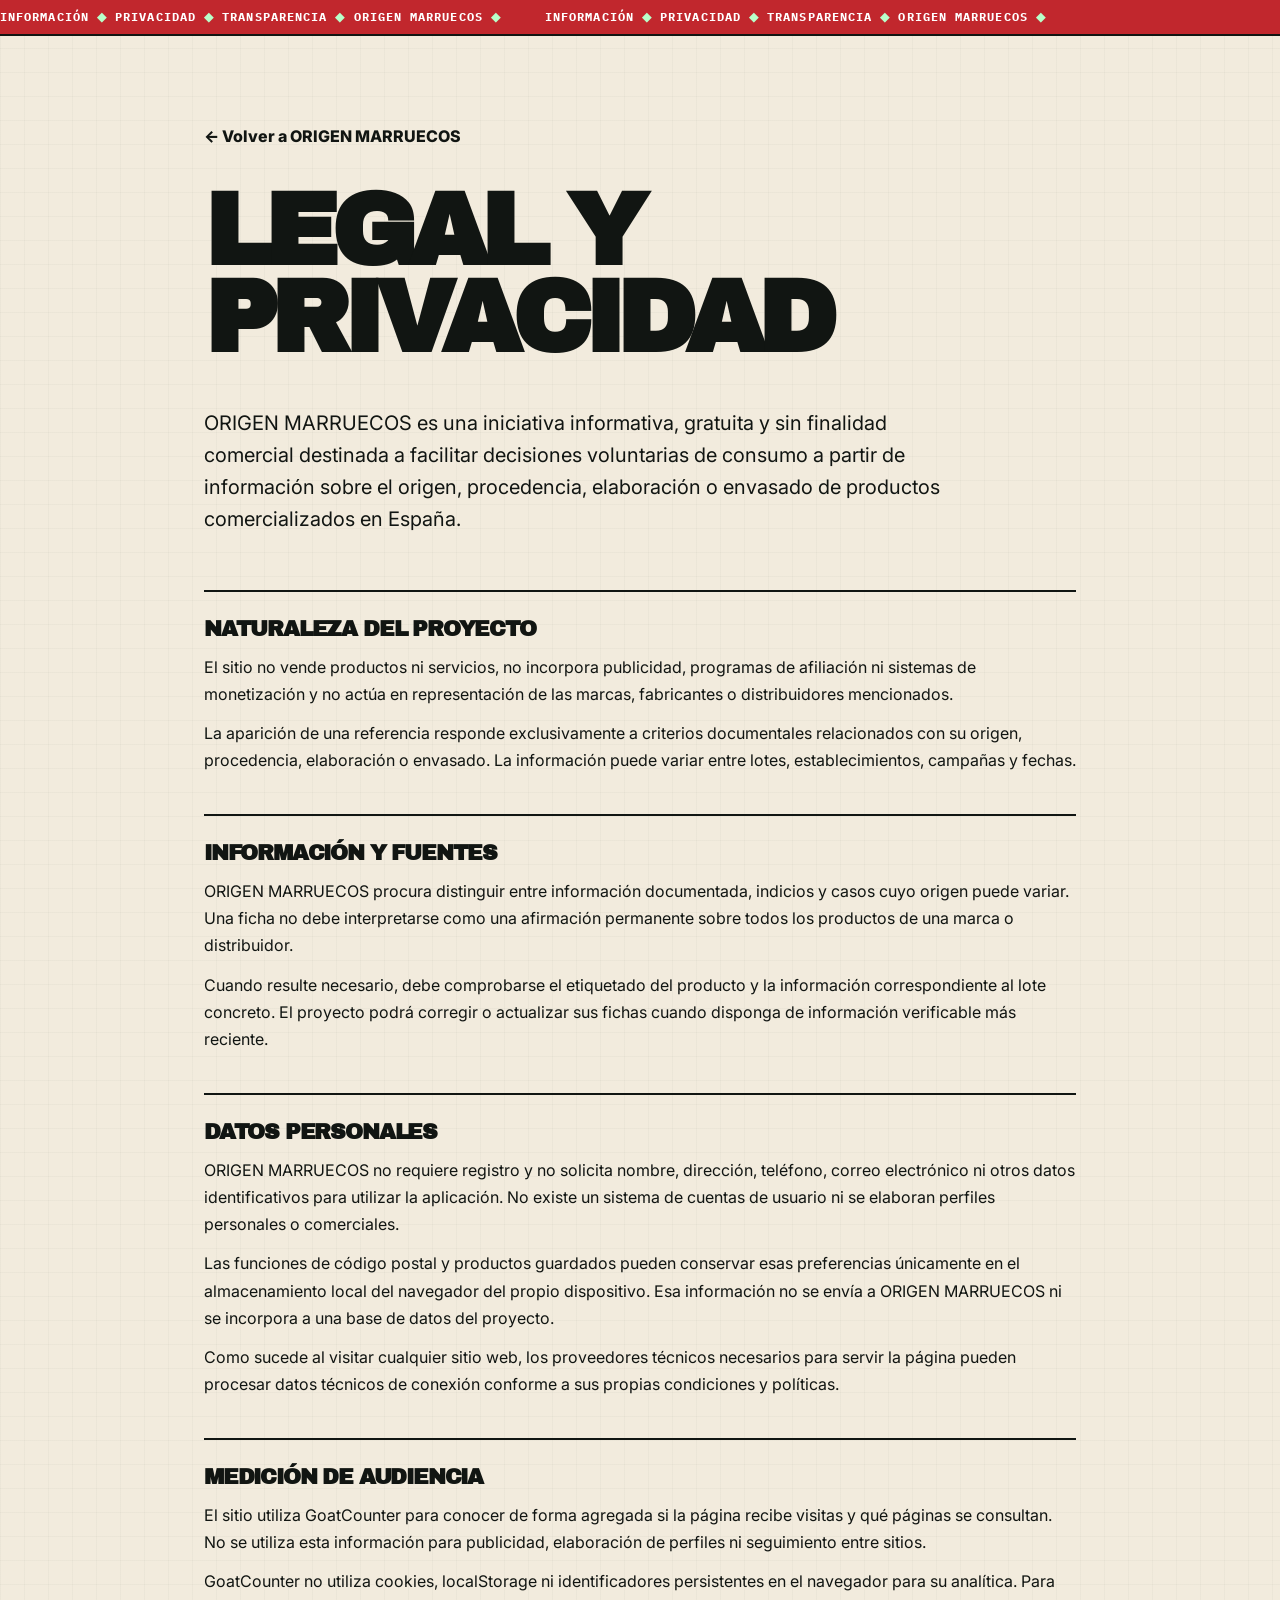
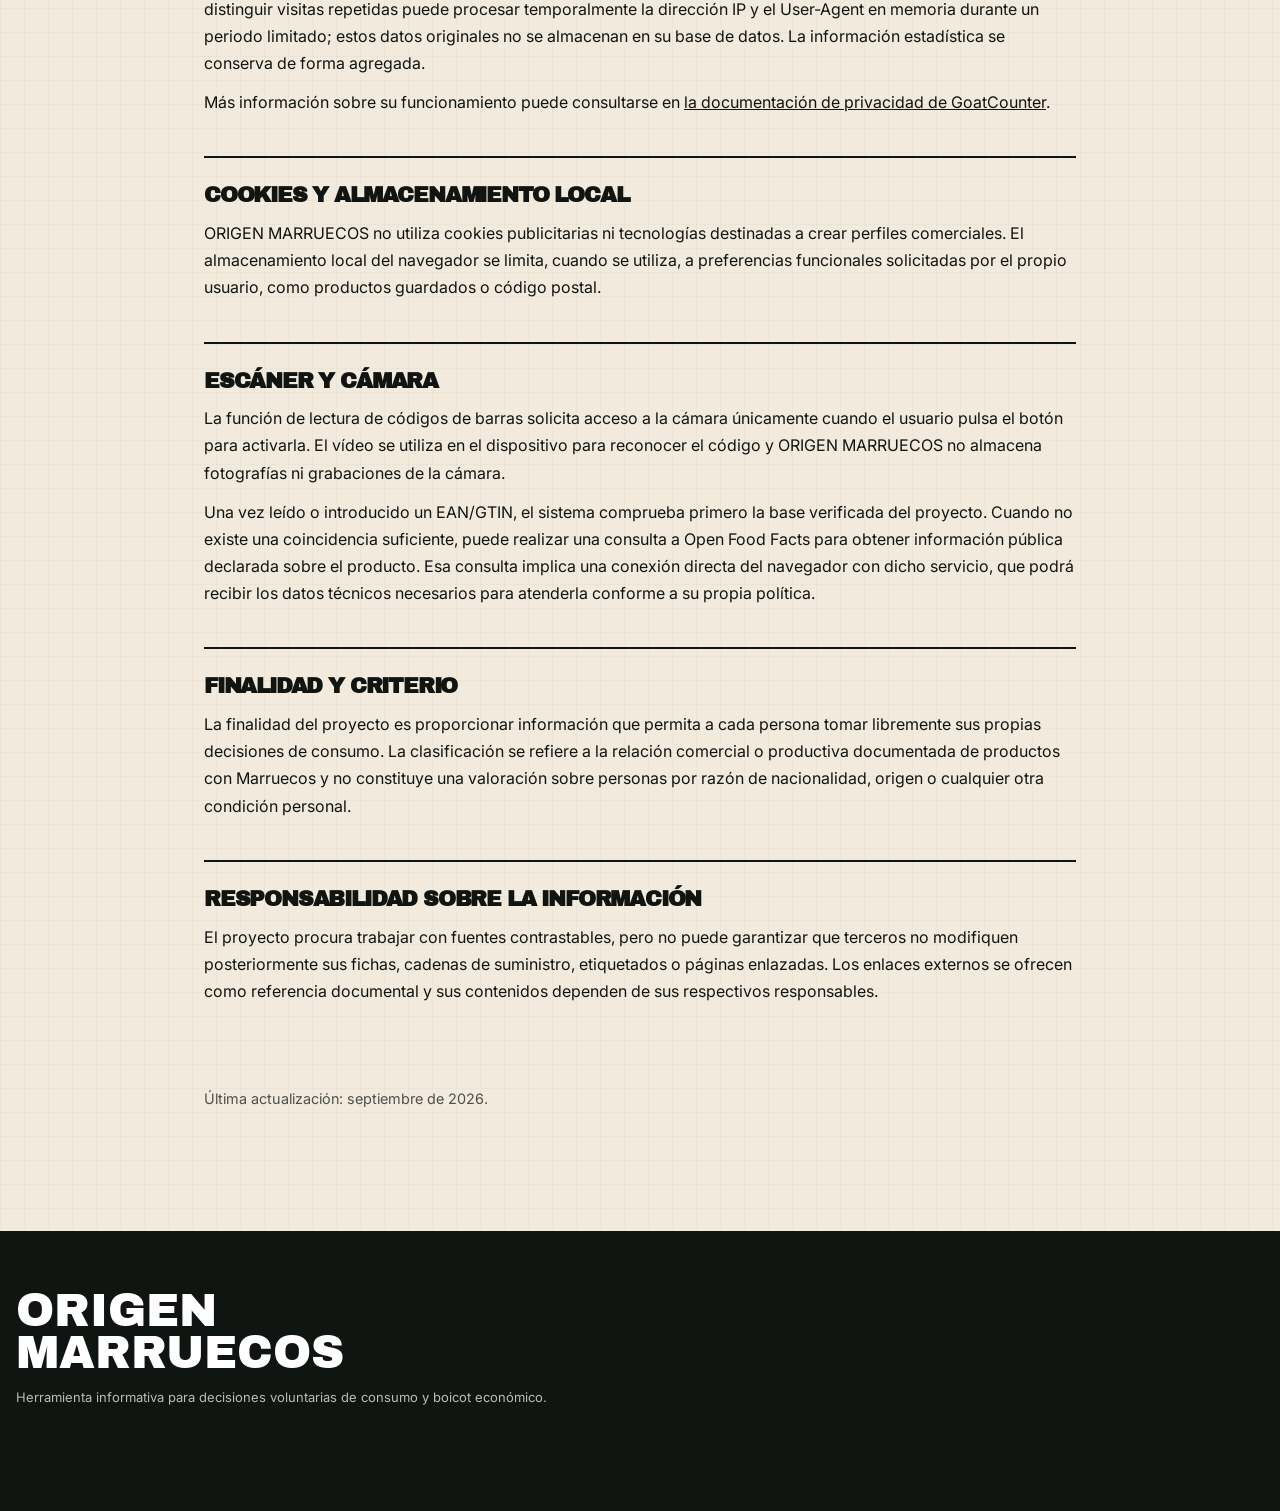
<file: legal-privacidad.html>
<!doctype html>
<html lang="es">
<head>
<meta charset="utf-8">
<meta name="viewport" content="width=device-width, initial-scale=1">
<meta name="theme-color" content="#C1272D">
<meta name="robots" content="noindex,follow">
<title>Legal y Privacidad · ORIGEN MARRUECOS</title>
<meta name="description" content="Información legal y de privacidad de ORIGEN MARRUECOS.">
<link rel="icon" href="/favicon.ico">
<link rel="icon" href="/favicon-32.png" sizes="96x96" type="image/png">
<link rel="stylesheet" href="styles-1.css">
<link rel="stylesheet" href="styles-2.css">
<style>
.legal-wrap{max-width:920px;margin:0 auto;padding:90px 24px 110px}.legal-back{display:inline-block;margin-bottom:42px;font-weight:800;text-decoration:none;color:inherit}.legal-wrap h1{font-size:clamp(3rem,8vw,6.5rem);line-height:.85;text-transform:uppercase;margin:0 0 45px}.legal-intro{font-size:1.25rem;line-height:1.6;max-width:760px;margin-bottom:55px}.legal-section{border-top:2px solid currentColor;padding:28px 0}.legal-section h2{font-size:1.35rem;text-transform:uppercase;margin:0 0 14px}.legal-section p{line-height:1.7;margin:0 0 12px}.legal-section a{color:inherit}.legal-note{font-size:.9rem;opacity:.72;margin-top:45px}@media(max-width:620px){.legal-wrap{padding:58px 18px 80px}.legal-wrap h1{font-size:3.2rem}}
</style>
<script data-goatcounter="https://origenmarruecos.goatcounter.com/count" async src="//gc.zgo.at/count.js"></script>
</head>
<body>
<div class="marquee" aria-hidden="true"><div class="marquee-track"><span>INFORMACIÓN <b>◆</b> PRIVACIDAD <b>◆</b> TRANSPARENCIA <b>◆</b> ORIGEN MARRUECOS <b>◆</b></span><span>INFORMACIÓN <b>◆</b> PRIVACIDAD <b>◆</b> TRANSPARENCIA <b>◆</b> ORIGEN MARRUECOS <b>◆</b></span></div></div>
<main class="legal-wrap">
<a class="legal-back" href="./">← Volver a ORIGEN MARRUECOS</a>
<h1>Legal y<br>Privacidad</h1>
<p class="legal-intro">ORIGEN MARRUECOS es una iniciativa informativa, gratuita y sin finalidad comercial destinada a facilitar decisiones voluntarias de consumo a partir de información sobre el origen, procedencia, elaboración o envasado de productos comercializados en España.</p>

<section class="legal-section"><h2>Naturaleza del proyecto</h2><p>El sitio no vende productos ni servicios, no incorpora publicidad, programas de afiliación ni sistemas de monetización y no actúa en representación de las marcas, fabricantes o distribuidores mencionados.</p><p>La aparición de una referencia responde exclusivamente a criterios documentales relacionados con su origen, procedencia, elaboración o envasado. La información puede variar entre lotes, establecimientos, campañas y fechas.</p></section>

<section class="legal-section"><h2>Información y fuentes</h2><p>ORIGEN MARRUECOS procura distinguir entre información documentada, indicios y casos cuyo origen puede variar. Una ficha no debe interpretarse como una afirmación permanente sobre todos los productos de una marca o distribuidor.</p><p>Cuando resulte necesario, debe comprobarse el etiquetado del producto y la información correspondiente al lote concreto. El proyecto podrá corregir o actualizar sus fichas cuando disponga de información verificable más reciente.</p></section>

<section class="legal-section"><h2>Datos personales</h2><p>ORIGEN MARRUECOS no requiere registro y no solicita nombre, dirección, teléfono, correo electrónico ni otros datos identificativos para utilizar la aplicación. No existe un sistema de cuentas de usuario ni se elaboran perfiles personales o comerciales.</p><p>Las funciones de código postal y productos guardados pueden conservar esas preferencias únicamente en el almacenamiento local del navegador del propio dispositivo. Esa información no se envía a ORIGEN MARRUECOS ni se incorpora a una base de datos del proyecto.</p><p>Como sucede al visitar cualquier sitio web, los proveedores técnicos necesarios para servir la página pueden procesar datos técnicos de conexión conforme a sus propias condiciones y políticas.</p></section>

<section class="legal-section"><h2>Medición de audiencia</h2><p>El sitio utiliza GoatCounter para conocer de forma agregada si la página recibe visitas y qué páginas se consultan. No se utiliza esta información para publicidad, elaboración de perfiles ni seguimiento entre sitios.</p><p>GoatCounter no utiliza cookies, localStorage ni identificadores persistentes en el navegador para su analítica. Para distinguir visitas repetidas puede procesar temporalmente la dirección IP y el User-Agent en memoria durante un periodo limitado; estos datos originales no se almacenan en su base de datos. La información estadística se conserva de forma agregada.</p><p>Más información sobre su funcionamiento puede consultarse en <a href="https://www.goatcounter.com/help/privacy" target="_blank" rel="noopener noreferrer">la documentación de privacidad de GoatCounter</a>.</p></section>

<section class="legal-section"><h2>Cookies y almacenamiento local</h2><p>ORIGEN MARRUECOS no utiliza cookies publicitarias ni tecnologías destinadas a crear perfiles comerciales. El almacenamiento local del navegador se limita, cuando se utiliza, a preferencias funcionales solicitadas por el propio usuario, como productos guardados o código postal.</p></section>

<section class="legal-section"><h2>Escáner y cámara</h2><p>La función de lectura de códigos de barras solicita acceso a la cámara únicamente cuando el usuario pulsa el botón para activarla. El vídeo se utiliza en el dispositivo para reconocer el código y ORIGEN MARRUECOS no almacena fotografías ni grabaciones de la cámara.</p><p>Una vez leído o introducido un EAN/GTIN, el sistema comprueba primero la base verificada del proyecto. Cuando no existe una coincidencia suficiente, puede realizar una consulta a Open Food Facts para obtener información pública declarada sobre el producto. Esa consulta implica una conexión directa del navegador con dicho servicio, que podrá recibir los datos técnicos necesarios para atenderla conforme a su propia política.</p></section>

<section class="legal-section"><h2>Finalidad y criterio</h2><p>La finalidad del proyecto es proporcionar información que permita a cada persona tomar libremente sus propias decisiones de consumo. La clasificación se refiere a la relación comercial o productiva documentada de productos con Marruecos y no constituye una valoración sobre personas por razón de nacionalidad, origen o cualquier otra condición personal.</p></section>

<section class="legal-section"><h2>Responsabilidad sobre la información</h2><p>El proyecto procura trabajar con fuentes contrastables, pero no puede garantizar que terceros no modifiquen posteriormente sus fichas, cadenas de suministro, etiquetados o páginas enlazadas. Los enlaces externos se ofrecen como referencia documental y sus contenidos dependen de sus respectivos responsables.</p></section>

<p class="legal-note">Última actualización: septiembre de 2026.</p>
</main>
<footer class="footer"><div class="footer-inner"><div><div class="footer-brand">ORIGEN<br>MARRUECOS</div><p>Herramienta informativa para decisiones voluntarias de consumo y boicot económico.</p></div></div></footer>
</body>
</html>
</file>
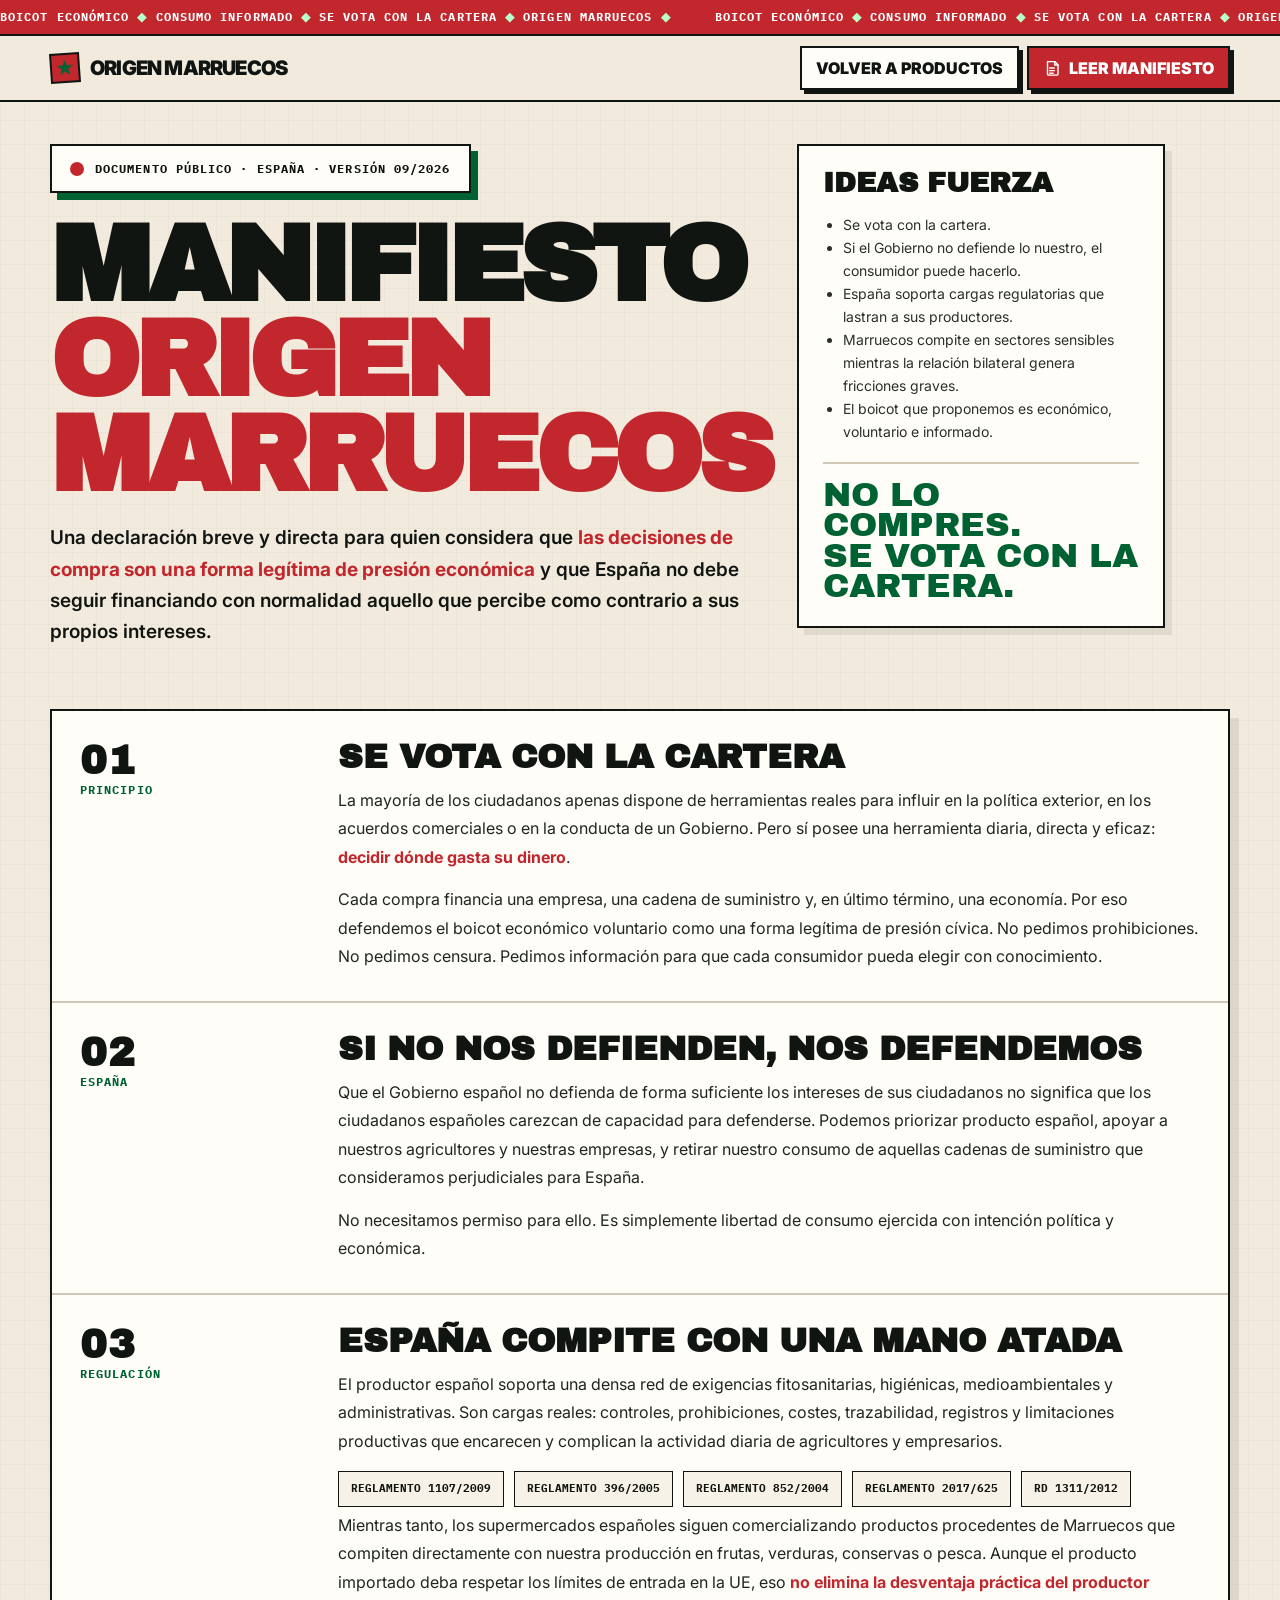
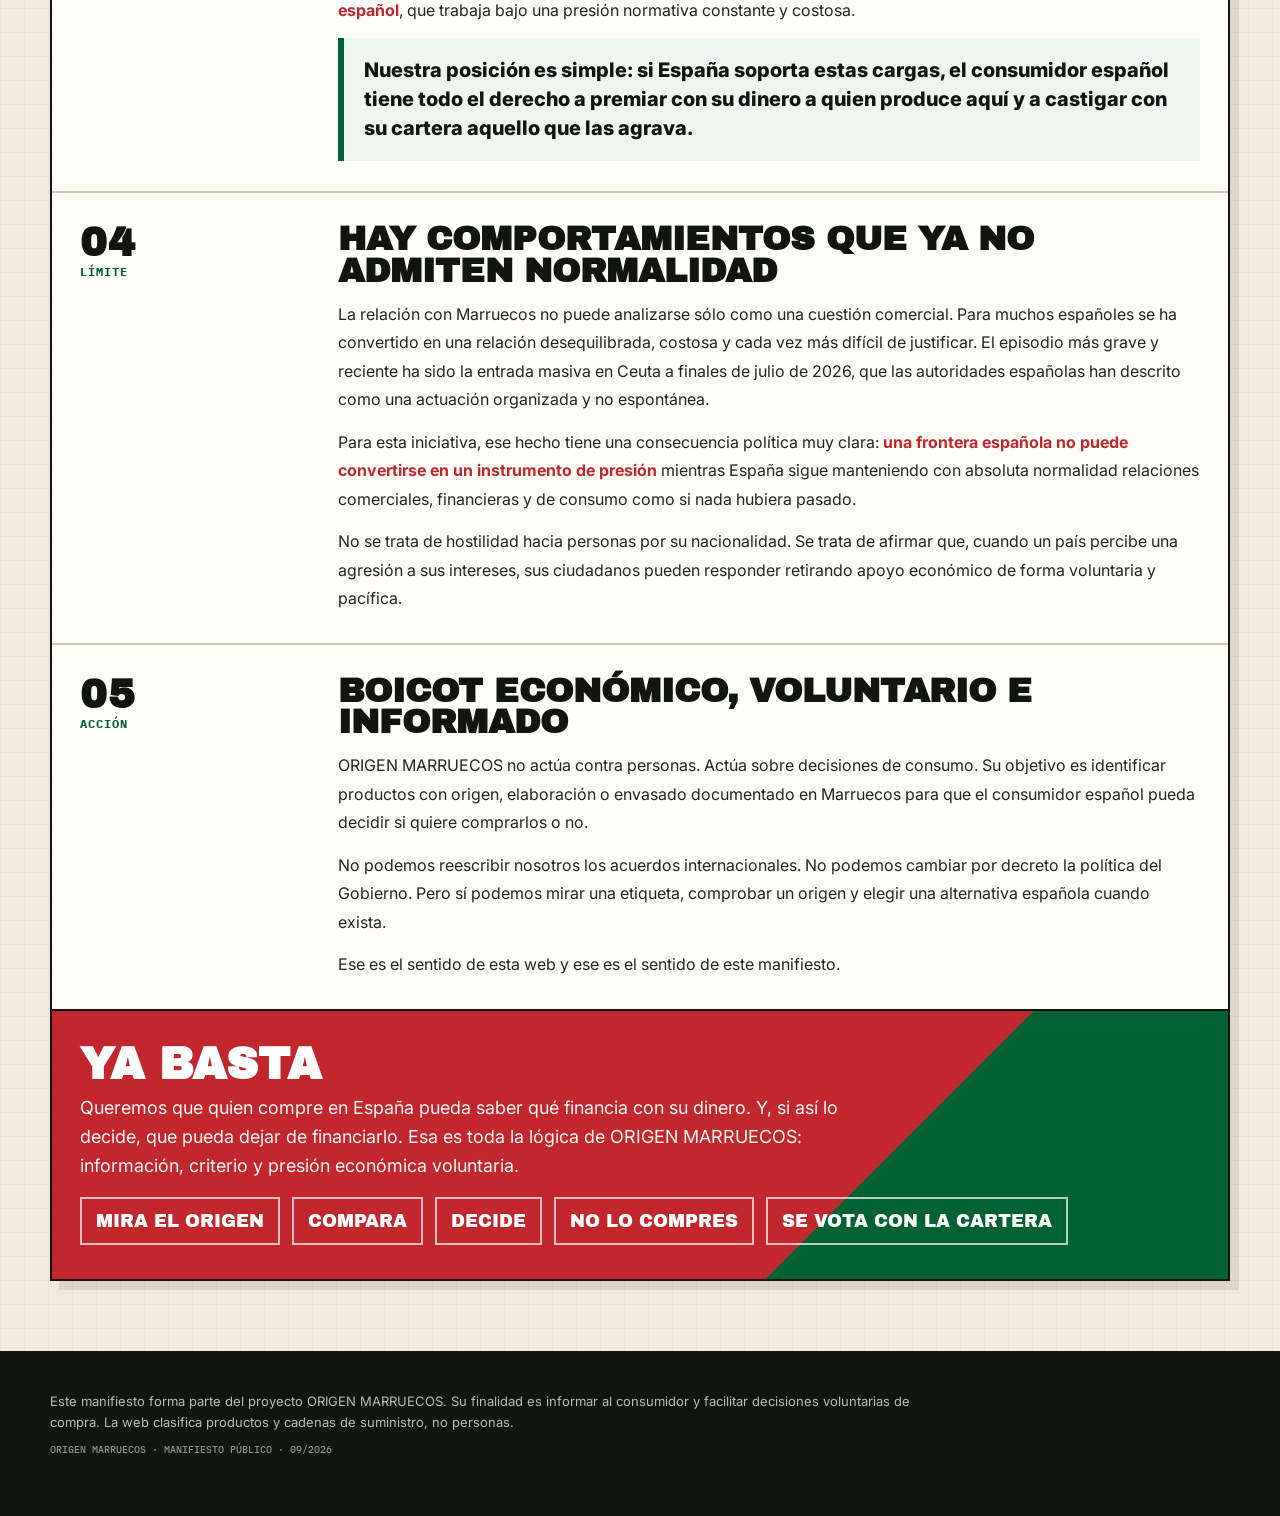
<file: manifiesto.html>
<!doctype html>
<html lang="es">
<head>
<meta charset="utf-8">
<meta name="viewport" content="width=device-width, initial-scale=1">
<meta name="theme-color" content="#C1272D">
<meta name="application-name" content="ORIGEN MARRUECOS">
<meta name="apple-mobile-web-app-title" content="ORIGEN MARRUECOS">
<meta name="robots" content="index,follow,max-image-preview:large">
<title>MANIFIESTO · ORIGEN MARRUECOS</title>
<meta name="description" content="Se vota con la cartera. Si las instituciones no defienden lo nuestro, el consumidor puede hacerlo: información, criterio y boicot económico voluntario.">
<link rel="canonical" href="https://origenmarruecos.github.io/manifiesto.html">

<!-- Iconos -->
<link rel="icon" href="/favicon.ico">
<link rel="icon" href="/favicon-32.png" sizes="96x96" type="image/png">
<link rel="apple-touch-icon" href="/apple-touch-icon.png" sizes="180x180">
<link rel="manifest" href="/site.webmanifest">

<!-- Open Graph -->
<meta property="og:locale" content="es_ES">
<meta property="og:type" content="article">
<meta property="og:site_name" content="ORIGEN MARRUECOS">
<meta property="og:title" content="MANIFIESTO · ORIGEN MARRUECOS">
<meta property="og:description" content="Se vota con la cartera. Si las instituciones no defienden lo nuestro, el consumidor puede hacerlo: información, criterio y boicot económico voluntario.">
<meta property="og:url" content="https://origenmarruecos.github.io/manifiesto.html">
<meta property="og:image" content="https://origenmarruecos.github.io/assets/social/origen-marruecos-whatsapp-final.jpg">
<meta property="og:image:url" content="https://origenmarruecos.github.io/assets/social/origen-marruecos-whatsapp-final.jpg">
<meta property="og:image:secure_url" content="https://origenmarruecos.github.io/assets/social/origen-marruecos-whatsapp-final.jpg">
<meta property="og:image:type" content="image/jpeg">
<meta property="og:image:width" content="1200">
<meta property="og:image:height" content="630">
<meta property="og:image:alt" content="ORIGEN MARRUECOS. Boicot económico informado. Se vota con la cartera.">

<!-- X / Twitter y clientes compatibles -->
<meta name="twitter:card" content="summary_large_image">
<meta name="twitter:title" content="MANIFIESTO · ORIGEN MARRUECOS">
<meta name="twitter:description" content="Se vota con la cartera. Información, criterio y boicot económico voluntario.">
<meta name="twitter:image" content="https://origenmarruecos.github.io/assets/social/origen-marruecos-whatsapp-final.jpg">
<meta name="twitter:image:alt" content="ORIGEN MARRUECOS. Boicot económico informado. Se vota con la cartera.">

<link rel="image_src" href="https://origenmarruecos.github.io/assets/social/origen-marruecos-whatsapp-final.jpg">
<style>
@import url('https://fonts.googleapis.com/css2?family=Archivo+Black&family=IBM+Plex+Mono:wght@400;500;600;700&family=Inter:wght@400;500;600;700;800;900&display=swap');

:root{
  --red:#C1272D;
  --red-dark:#8E1720;
  --green:#006233;
  --ink:#111512;
  --bone:#F2EBDD;
  --paper:#FFFDF8;
  --muted:#706d65;
  --line:#CFC7B8;
}
*{box-sizing:border-box}
html{scroll-behavior:smooth}
body{
  margin:0;
  background:
    linear-gradient(rgba(17,21,18,.028) 1px,transparent 1px),
    linear-gradient(90deg,rgba(17,21,18,.028) 1px,transparent 1px),
    var(--bone);
  background-size:24px 24px;
  color:var(--ink);
  font-family:Inter,system-ui,-apple-system,"Segoe UI",sans-serif;
}
a{color:inherit}
::selection{background:var(--green);color:#fff}
.marquee{
  overflow:hidden;background:var(--red);color:white;border-bottom:2px solid var(--ink);
  font:700 12px/1 "IBM Plex Mono",monospace;letter-spacing:.09em;text-transform:uppercase;
}
.marquee-track{
  display:flex;width:max-content;gap:44px;padding:11px 0;animation:marquee 26s linear infinite;
}
.marquee-track span{white-space:nowrap}
.marquee-track b{color:#b8ffc9}
@keyframes marquee{to{transform:translateX(-50%)}}

.nav{
  position:sticky;top:0;z-index:50;background:rgba(242,235,221,.94);
  backdrop-filter:blur(14px);border-bottom:2px solid var(--ink);
}
.nav-inner{
  width:min(1180px,calc(100% - 32px));margin:auto;min-height:64px;
  display:flex;align-items:center;justify-content:space-between;gap:22px;
}
.logo{
  display:flex;align-items:center;gap:10px;text-decoration:none;font-weight:950;
  letter-spacing:-.04em;font-size:20px;
}
.logo-mark{
  width:30px;height:30px;background:var(--red);display:grid;place-items:center;
  color:var(--green);font-size:19px;border:2px solid var(--ink);transform:rotate(-4deg);
}
.nav-actions{display:flex;gap:8px;flex-wrap:wrap}
.btn{
  border:2px solid var(--ink);background:var(--paper);color:var(--ink);text-decoration:none;
  padding:10px 14px;font-weight:900;box-shadow:4px 4px 0 var(--ink);display:inline-flex;gap:8px;align-items:center;
  text-transform:uppercase;
}
.btn.primary{background:var(--red);color:#fff}
.btn svg{width:18px;height:18px}

.wrap{width:min(1180px,calc(100% - 32px));margin:auto}
.hero{padding:42px 0 22px}
.eyebrow{
  display:inline-flex;align-items:center;gap:11px;padding:14px 18px;border:2px solid var(--ink);
  background:var(--paper);box-shadow:7px 7px 0 var(--green);
  font:700 12px/1.45 "IBM Plex Mono",monospace;text-transform:uppercase;letter-spacing:.09em;
}
.eyebrow::before{content:"";width:14px;height:14px;border-radius:50%;background:var(--red)}
h1{
  margin:26px 0 12px;font-family:"Archivo Black",Impact,sans-serif;
  font-size:clamp(54px,8.4vw,112px);line-height:.88;letter-spacing:-.055em;text-transform:uppercase;
}
.hero-lead{max-width:860px;font-size:19px;line-height:1.65;font-weight:600}
.hero-lead strong{color:var(--red)}
.hero-grid{display:grid;grid-template-columns:1.15fr .85fr;gap:28px;align-items:start}
.side-card{
  background:var(--paper);border:2px solid var(--ink);padding:24px;box-shadow:7px 7px 0 rgba(17,21,18,.08)
}
.side-card h2{
  font-family:"Archivo Black",sans-serif;font-size:28px;line-height:.95;text-transform:uppercase;margin:0 0 16px
}
.side-card p,.side-card li{
  font-size:14px;line-height:1.65;color:#2a2f2b
}
.side-card ul{padding-left:20px;margin:0}
.side-card .slogan{
  margin-top:18px;padding-top:16px;border-top:2px solid var(--line);
  font-family:"Archivo Black";font-size:34px;line-height:.9;text-transform:uppercase;color:var(--green)
}

.main{
  padding:20px 0 70px;
}
.manifest-card{
  background:var(--paper);border:2px solid var(--ink);box-shadow:9px 9px 0 rgba(17,21,18,.09);
}
.section{
  display:grid;grid-template-columns:230px 1fr;gap:28px;padding:30px 28px;border-top:2px solid var(--line)
}
.section:first-child{border-top:0}
.section-no{
  font:800 12px/1.45 "IBM Plex Mono",monospace;text-transform:uppercase;letter-spacing:.09em;color:var(--green)
}
.section-no b{display:block;font:900 40px/1 "Archivo Black",sans-serif;color:var(--ink)}
.section h3{
  margin:0 0 14px;font-family:"Archivo Black",sans-serif;font-size:34px;line-height:.92;text-transform:uppercase
}
.section p{
  margin:0 0 14px;font-size:16px;line-height:1.78;color:#1f2622
}
.section p:last-child{margin-bottom:0}
.section strong{color:var(--red)}
.links{
  display:flex;flex-wrap:wrap;gap:10px;margin:16px 0 4px
}
.links a{
  display:inline-flex;align-items:center;gap:8px;padding:10px 12px;text-decoration:none;
  border:1.5px solid var(--ink);background:#f7f2e8;font:700 11px/1.2 "IBM Plex Mono",monospace;
  text-transform:uppercase
}
.links a:hover{background:#efe6d7}
.big-claim{
  margin-top:14px;padding:18px 20px;border-left:6px solid var(--green);background:#eef6f1;
  font-weight:800;font-size:20px;line-height:1.45
}
.finale{
  background:linear-gradient(135deg,var(--red) 0 68%,var(--green) 68% 100%);
  color:#fff;padding:34px 28px;border-top:2px solid var(--ink)
}
.finale h3{
  margin:0 0 10px;font-family:"Archivo Black",sans-serif;font-size:44px;line-height:.9;text-transform:uppercase
}
.finale p{margin:0 0 16px;max-width:780px;font-size:18px;line-height:1.6;color:#fff6f6}
.finale .slogans{
  display:flex;flex-wrap:wrap;gap:12px;margin-top:10px
}
.finale .chip{
  padding:12px 14px;border:2px solid rgba(255,255,255,.7);font-family:"Archivo Black";font-size:18px;text-transform:uppercase
}
.footer{
  padding:38px 0 60px;background:var(--ink);color:#fff;border-top:2px solid var(--ink)
}
.footer p{margin:0;max-width:900px;color:#b9bdb9;font-size:13px;line-height:1.65}
.footer small{display:block;margin-top:10px;font:500 10px "IBM Plex Mono",monospace;text-transform:uppercase;color:#8c938d}

@media(max-width:940px){
  .hero-grid{grid-template-columns:1fr}
  .section{grid-template-columns:1fr;gap:14px}
}
@media(max-width:620px){
  .nav-inner,.wrap{width:min(100% - 20px,1180px)}
  .logo{font-size:16px}
  h1{font-size:clamp(42px,13vw,72px);line-height:.92}
  .hero-lead{font-size:17px}
  .section{padding:24px 18px}
  .section h3{font-size:28px}
  .finale{padding:26px 18px}
  .finale h3{font-size:34px}
}
</style>

<!-- GoatCounter: analítica respetuosa con la privacidad -->
<script data-goatcounter="https://origenmarruecos.goatcounter.com/count"
        async src="//gc.zgo.at/count.js"></script>
</head>
<body>
<div class="marquee" aria-hidden="true">
  <div class="marquee-track">
    <span>BOICOT ECONÓMICO <b>◆</b> CONSUMO INFORMADO <b>◆</b> SE VOTA CON LA CARTERA <b>◆</b> ORIGEN MARRUECOS <b>◆</b></span>
    <span>BOICOT ECONÓMICO <b>◆</b> CONSUMO INFORMADO <b>◆</b> SE VOTA CON LA CARTERA <b>◆</b> ORIGEN MARRUECOS <b>◆</b></span>
  </div>
</div>

<nav class="nav">
  <div class="nav-inner">
    <a class="logo" href="index.html"><span class="logo-mark">★</span> ORIGEN MARRUECOS</a>
    <div class="nav-actions">
      <a class="btn" href="index.html">Volver a productos</a>
      <a class="btn primary" href="#texto">
        <svg viewBox="0 0 24 24" aria-hidden="true" fill="none" stroke="currentColor" stroke-width="1.9" stroke-linecap="round" stroke-linejoin="round">
          <path d="M6 3.5h9.8L20 7.7V20a1.5 1.5 0 0 1-1.5 1.5h-11A1.5 1.5 0 0 1 6 20z"/>
          <path d="M15.5 3.5V8H20"/>
          <path d="M9 12h6M9 15.5h6M9 19h4.5"/>
        </svg>
        Leer manifiesto
      </a>
    </div>
  </div>
</nav>

<header class="hero">
  <div class="wrap hero-grid">
    <div>
      <span class="eyebrow">Documento público · España · versión 09/2026</span>
      <h1>Manifiesto <span style="color:var(--red)">Origen Marruecos</span></h1>
      <p class="hero-lead">Una declaración breve y directa para quien considera que <strong>las decisiones de compra son una forma legítima de presión económica</strong> y que España no debe seguir financiando con normalidad aquello que percibe como contrario a sus propios intereses.</p>
    </div>
    <aside class="side-card">
      <h2>Ideas fuerza</h2>
      <ul>
        <li>Se vota con la cartera.</li>
        <li>Si el Gobierno no defiende lo nuestro, el consumidor puede hacerlo.</li>
        <li>España soporta cargas regulatorias que lastran a sus productores.</li>
        <li>Marruecos compite en sectores sensibles mientras la relación bilateral genera fricciones graves.</li>
        <li>El boicot que proponemos es económico, voluntario e informado.</li>
      </ul>
      <div class="slogan">No lo compres.<br>Se vota con la cartera.</div>
    </aside>
  </div>
</header>

<main class="main" id="texto">
  <div class="wrap">
    <article class="manifest-card">
      <section class="section">
        <div class="section-no"><b>01</b>Principio</div>
        <div>
          <h3>Se vota con la cartera</h3>
          <p>La mayoría de los ciudadanos apenas dispone de herramientas reales para influir en la política exterior, en los acuerdos comerciales o en la conducta de un Gobierno. Pero sí posee una herramienta diaria, directa y eficaz: <strong>decidir dónde gasta su dinero</strong>.</p>
          <p>Cada compra financia una empresa, una cadena de suministro y, en último término, una economía. Por eso defendemos el boicot económico voluntario como una forma legítima de presión cívica. No pedimos prohibiciones. No pedimos censura. Pedimos información para que cada consumidor pueda elegir con conocimiento.</p>
        </div>
      </section>

      <section class="section">
        <div class="section-no"><b>02</b>España</div>
        <div>
          <h3>Si no nos defienden, nos defendemos</h3>
          <p>Que el Gobierno español no defienda de forma suficiente los intereses de sus ciudadanos no significa que los ciudadanos españoles carezcan de capacidad para defenderse. Podemos priorizar producto español, apoyar a nuestros agricultores y nuestras empresas, y retirar nuestro consumo de aquellas cadenas de suministro que consideramos perjudiciales para España.</p>
          <p>No necesitamos permiso para ello. Es simplemente libertad de consumo ejercida con intención política y económica.</p>
        </div>
      </section>

      <section class="section">
        <div class="section-no"><b>03</b>Regulación</div>
        <div>
          <h3>España compite con una mano atada</h3>
          <p>El productor español soporta una densa red de exigencias fitosanitarias, higiénicas, medioambientales y administrativas. Son cargas reales: controles, prohibiciones, costes, trazabilidad, registros y limitaciones productivas que encarecen y complican la actividad diaria de agricultores y empresarios.</p>
          <div class="links">
            <a href="https://eur-lex.europa.eu/eli/reg/2009/1107/oj/spa" target="_blank" rel="noopener noreferrer">Reglamento 1107/2009</a>
            <a href="https://eur-lex.europa.eu/eli/reg/2005/396/oj" target="_blank" rel="noopener noreferrer">Reglamento 396/2005</a>
            <a href="https://eur-lex.europa.eu/eli/reg/2004/852" target="_blank" rel="noopener noreferrer">Reglamento 852/2004</a>
            <a href="https://eur-lex.europa.eu/eli/reg/2017/625/oj?locale=es" target="_blank" rel="noopener noreferrer">Reglamento 2017/625</a>
            <a href="https://www.boe.es/buscar/act.php?id=BOE-A-2012-11605" target="_blank" rel="noopener noreferrer">RD 1311/2012</a>
          </div>
          <p>Mientras tanto, los supermercados españoles siguen comercializando productos procedentes de Marruecos que compiten directamente con nuestra producción en frutas, verduras, conservas o pesca. Aunque el producto importado deba respetar los límites de entrada en la UE, eso <strong>no elimina la desventaja práctica del productor español</strong>, que trabaja bajo una presión normativa constante y costosa.</p>
          <div class="big-claim">Nuestra posición es simple: si España soporta estas cargas, el consumidor español tiene todo el derecho a premiar con su dinero a quien produce aquí y a castigar con su cartera aquello que las agrava.</div>
        </div>
      </section>

      <section class="section">
        <div class="section-no"><b>04</b>Límite</div>
        <div>
          <h3>Hay comportamientos que ya no admiten normalidad</h3>
          <p>La relación con Marruecos no puede analizarse sólo como una cuestión comercial. Para muchos españoles se ha convertido en una relación desequilibrada, costosa y cada vez más difícil de justificar. El episodio más grave y reciente ha sido la entrada masiva en Ceuta a finales de julio de 2026, que las autoridades españolas han descrito como una actuación organizada y no espontánea.</p>
          <p>Para esta iniciativa, ese hecho tiene una consecuencia política muy clara: <strong>una frontera española no puede convertirse en un instrumento de presión</strong> mientras España sigue manteniendo con absoluta normalidad relaciones comerciales, financieras y de consumo como si nada hubiera pasado.</p>
          <p>No se trata de hostilidad hacia personas por su nacionalidad. Se trata de afirmar que, cuando un país percibe una agresión a sus intereses, sus ciudadanos pueden responder retirando apoyo económico de forma voluntaria y pacífica.</p>
        </div>
      </section>

      <section class="section">
        <div class="section-no"><b>05</b>Acción</div>
        <div>
          <h3>Boicot económico, voluntario e informado</h3>
          <p>ORIGEN MARRUECOS no actúa contra personas. Actúa sobre decisiones de consumo. Su objetivo es identificar productos con origen, elaboración o envasado documentado en Marruecos para que el consumidor español pueda decidir si quiere comprarlos o no.</p>
          <p>No podemos reescribir nosotros los acuerdos internacionales. No podemos cambiar por decreto la política del Gobierno. Pero sí podemos mirar una etiqueta, comprobar un origen y elegir una alternativa española cuando exista.</p>
          <p>Ese es el sentido de esta web y ese es el sentido de este manifiesto.</p>
        </div>
      </section>

      <section class="finale">
        <h3>Ya basta</h3>
        <p>Queremos que quien compre en España pueda saber qué financia con su dinero. Y, si así lo decide, que pueda dejar de financiarlo. Esa es toda la lógica de ORIGEN MARRUECOS: información, criterio y presión económica voluntaria.</p>
        <div class="slogans">
          <span class="chip">Mira el origen</span>
          <span class="chip">Compara</span>
          <span class="chip">Decide</span>
          <span class="chip">No lo compres</span>
          <span class="chip">Se vota con la cartera</span>
        </div>
      </section>
    </article>
  </div>
</main>

<footer class="footer">
  <div class="wrap">
    <p>Este manifiesto forma parte del proyecto ORIGEN MARRUECOS. Su finalidad es informar al consumidor y facilitar decisiones voluntarias de compra. La web clasifica productos y cadenas de suministro, no personas.</p>
    <small>ORIGEN MARRUECOS · manifiesto público · 09/2026</small>
  </div>
</footer>
</body>
</html>
</file>
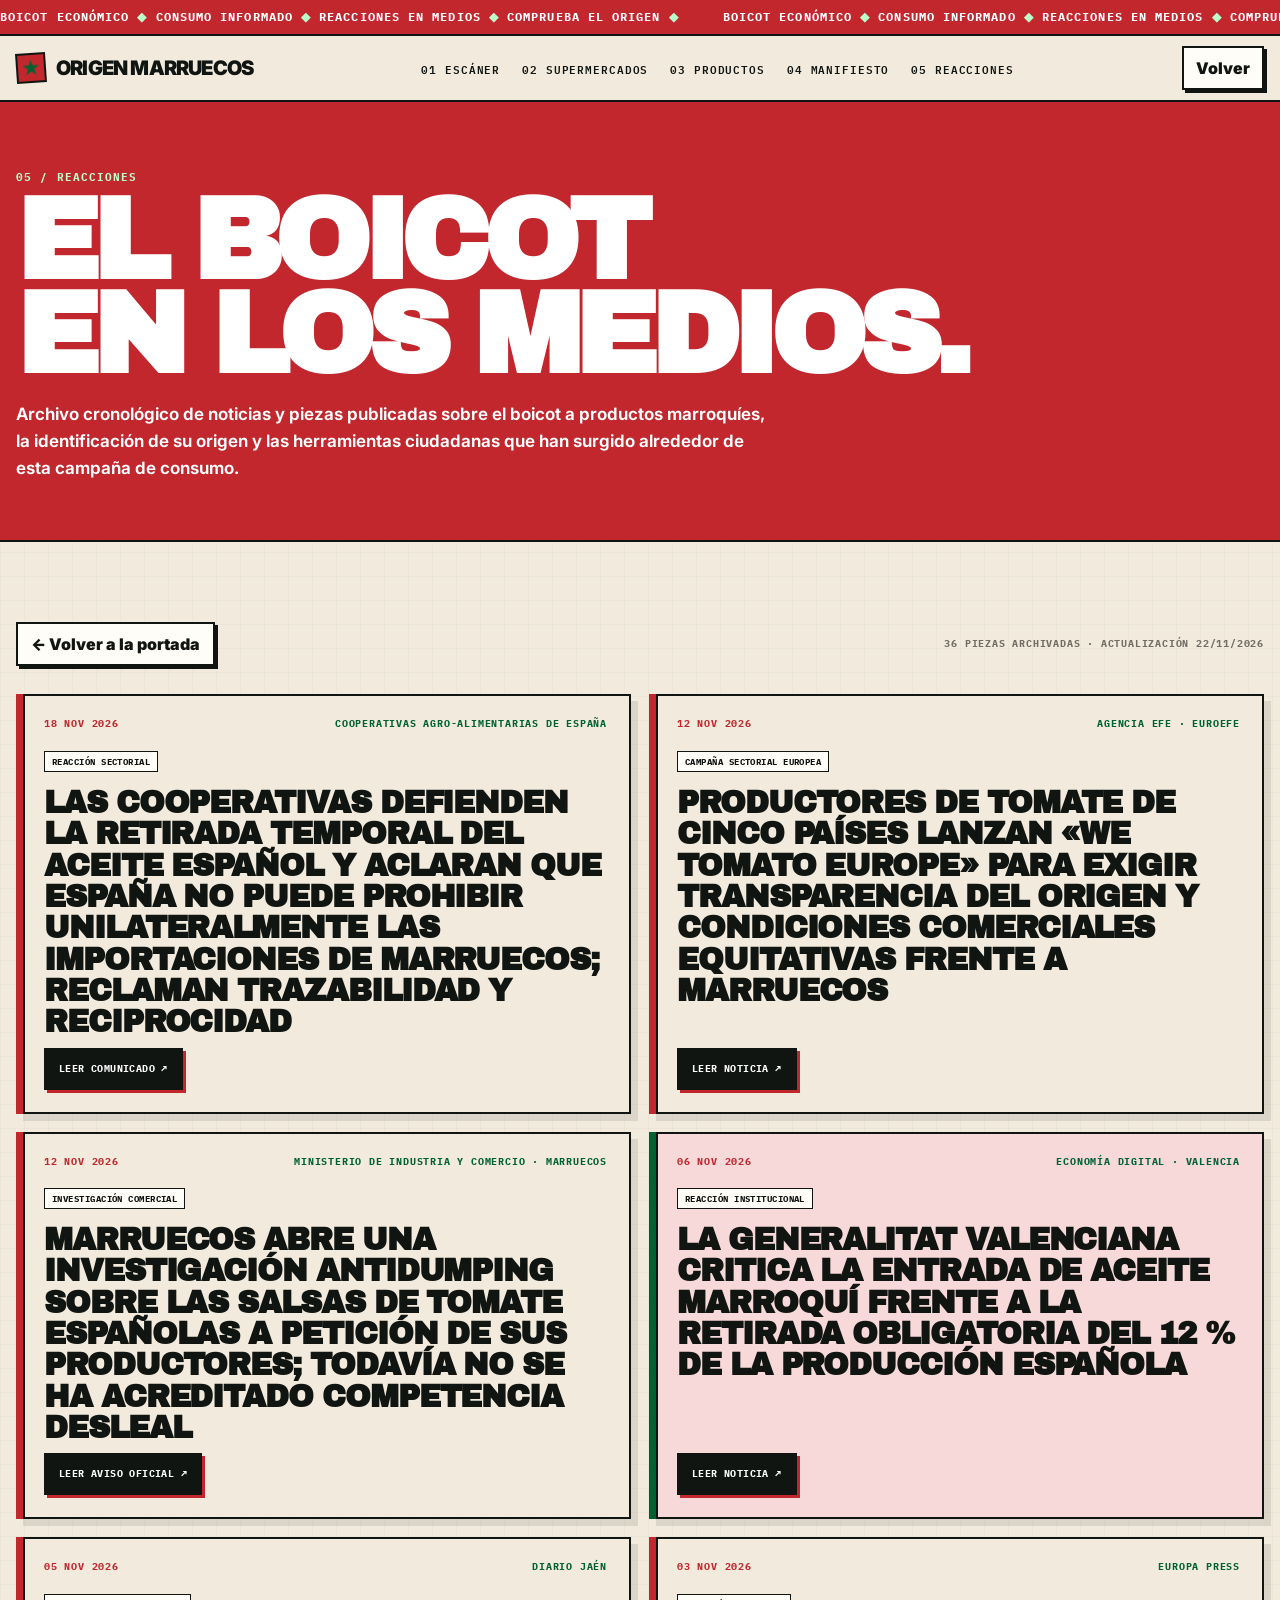
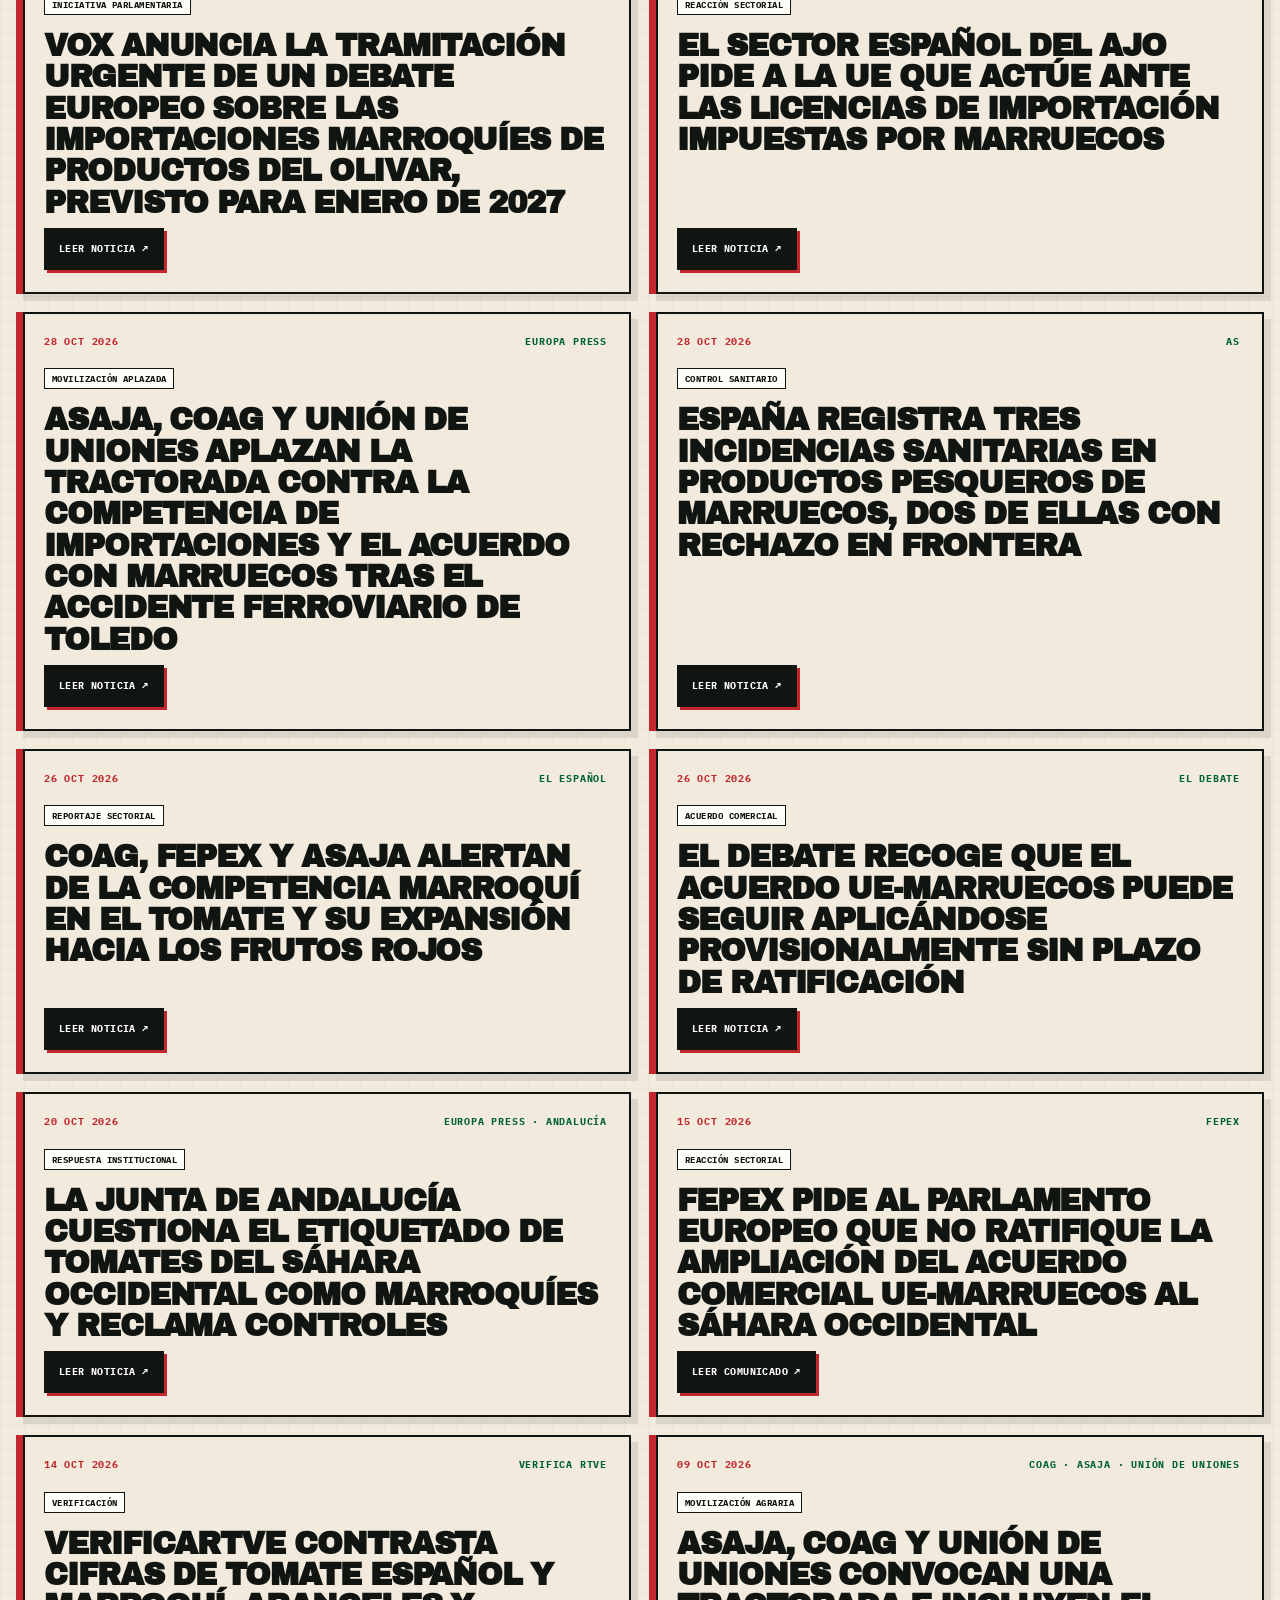
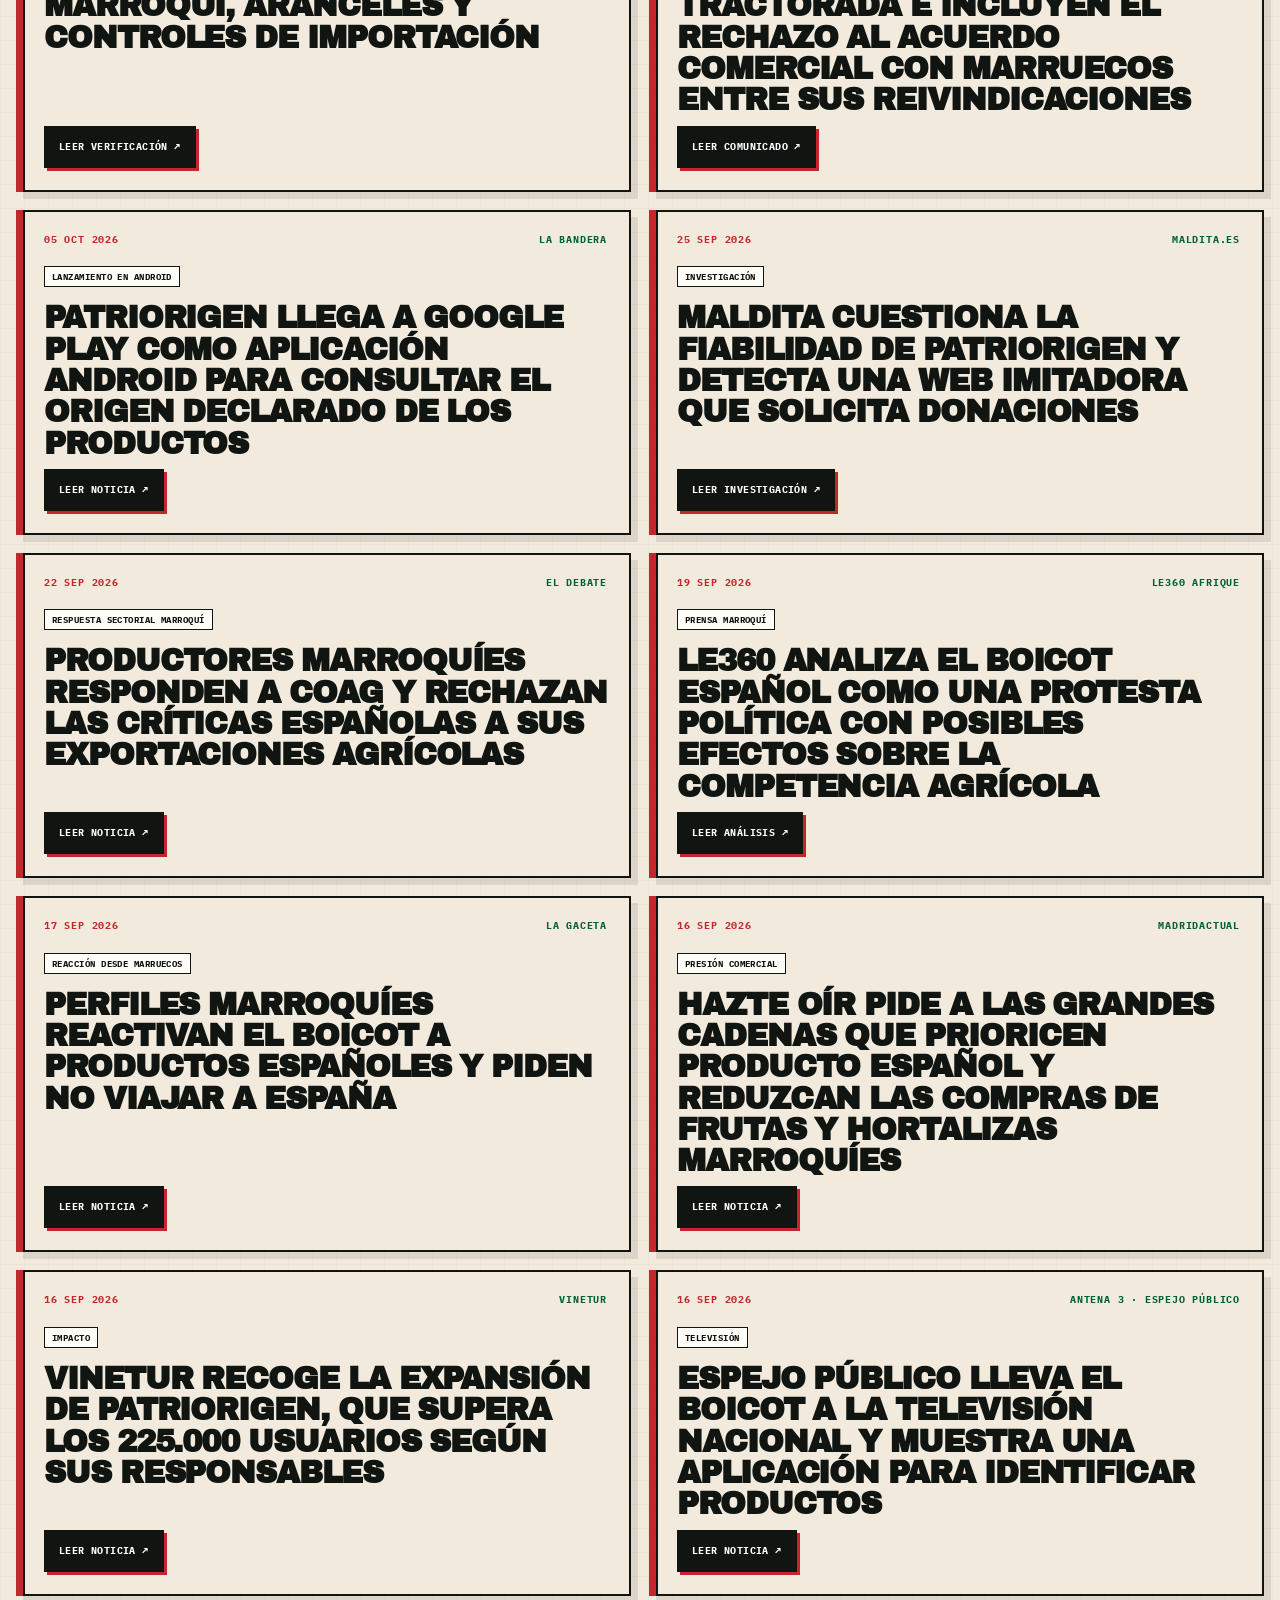
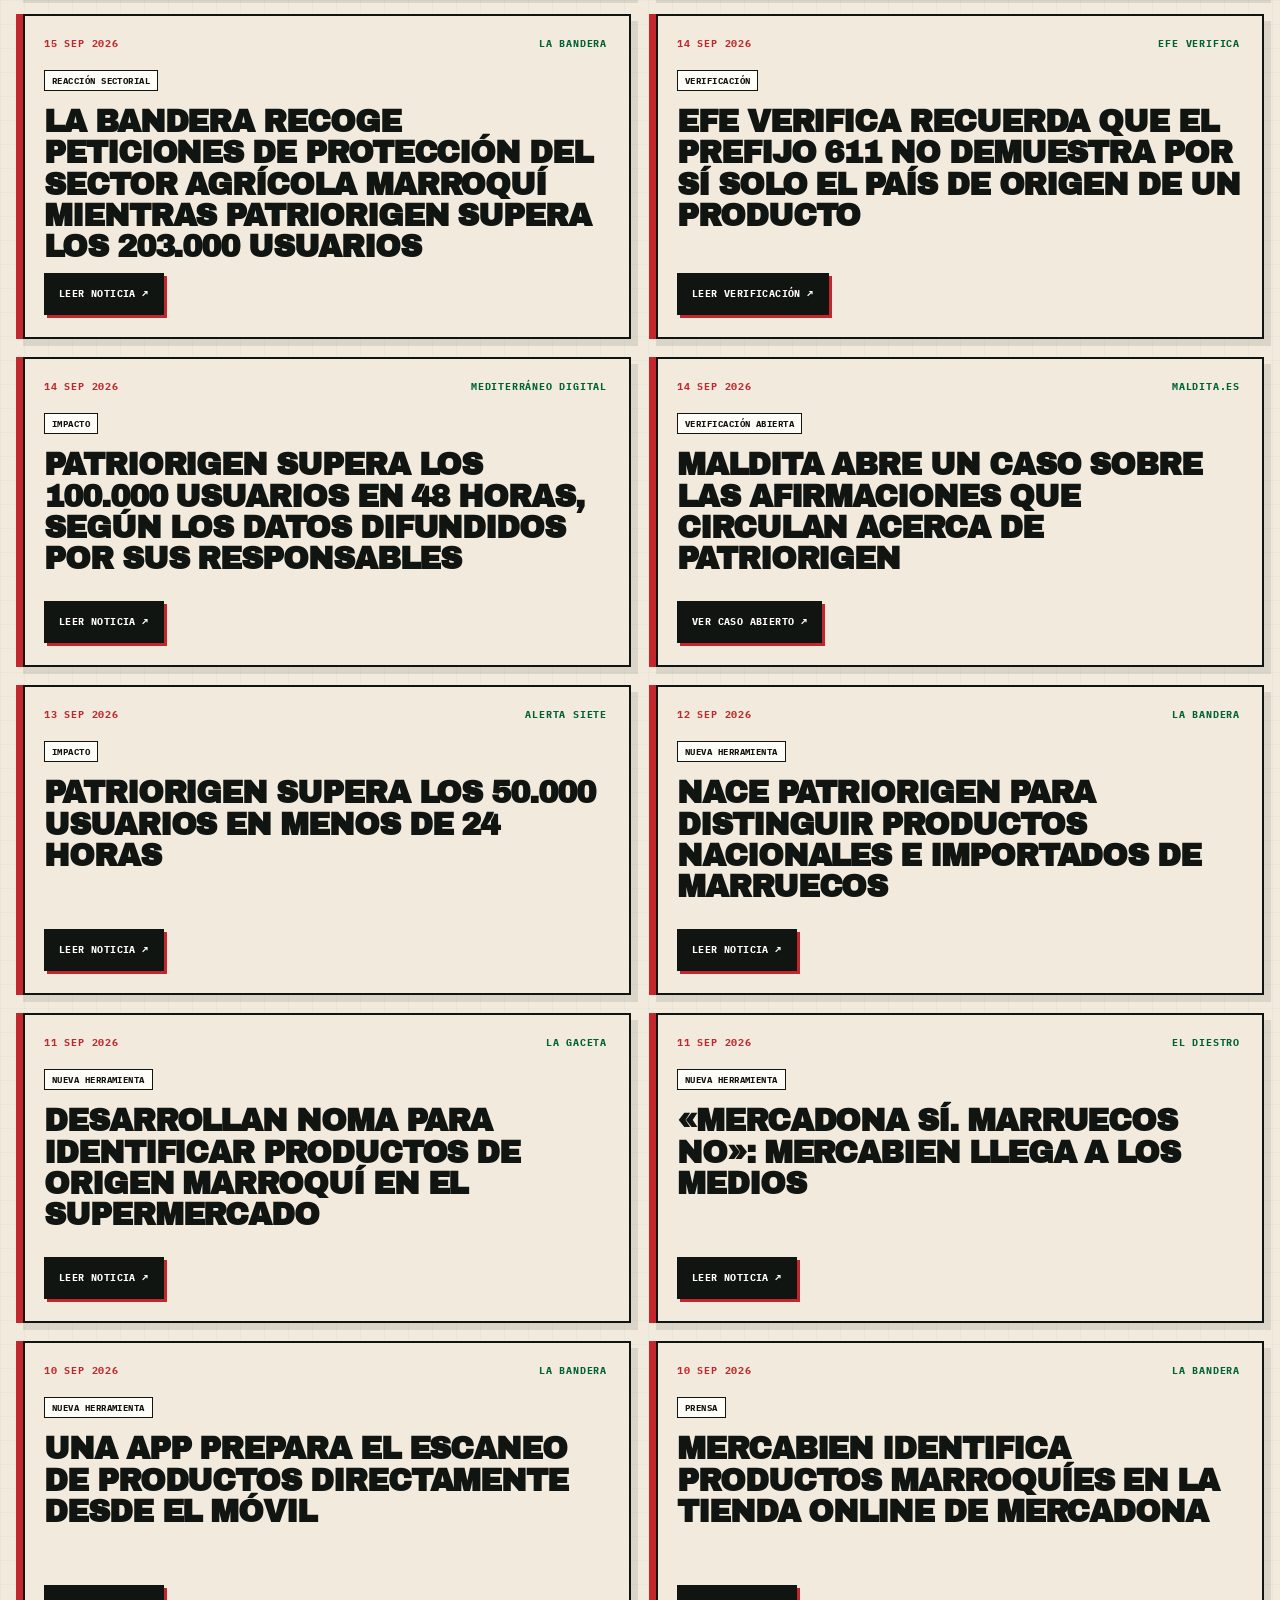
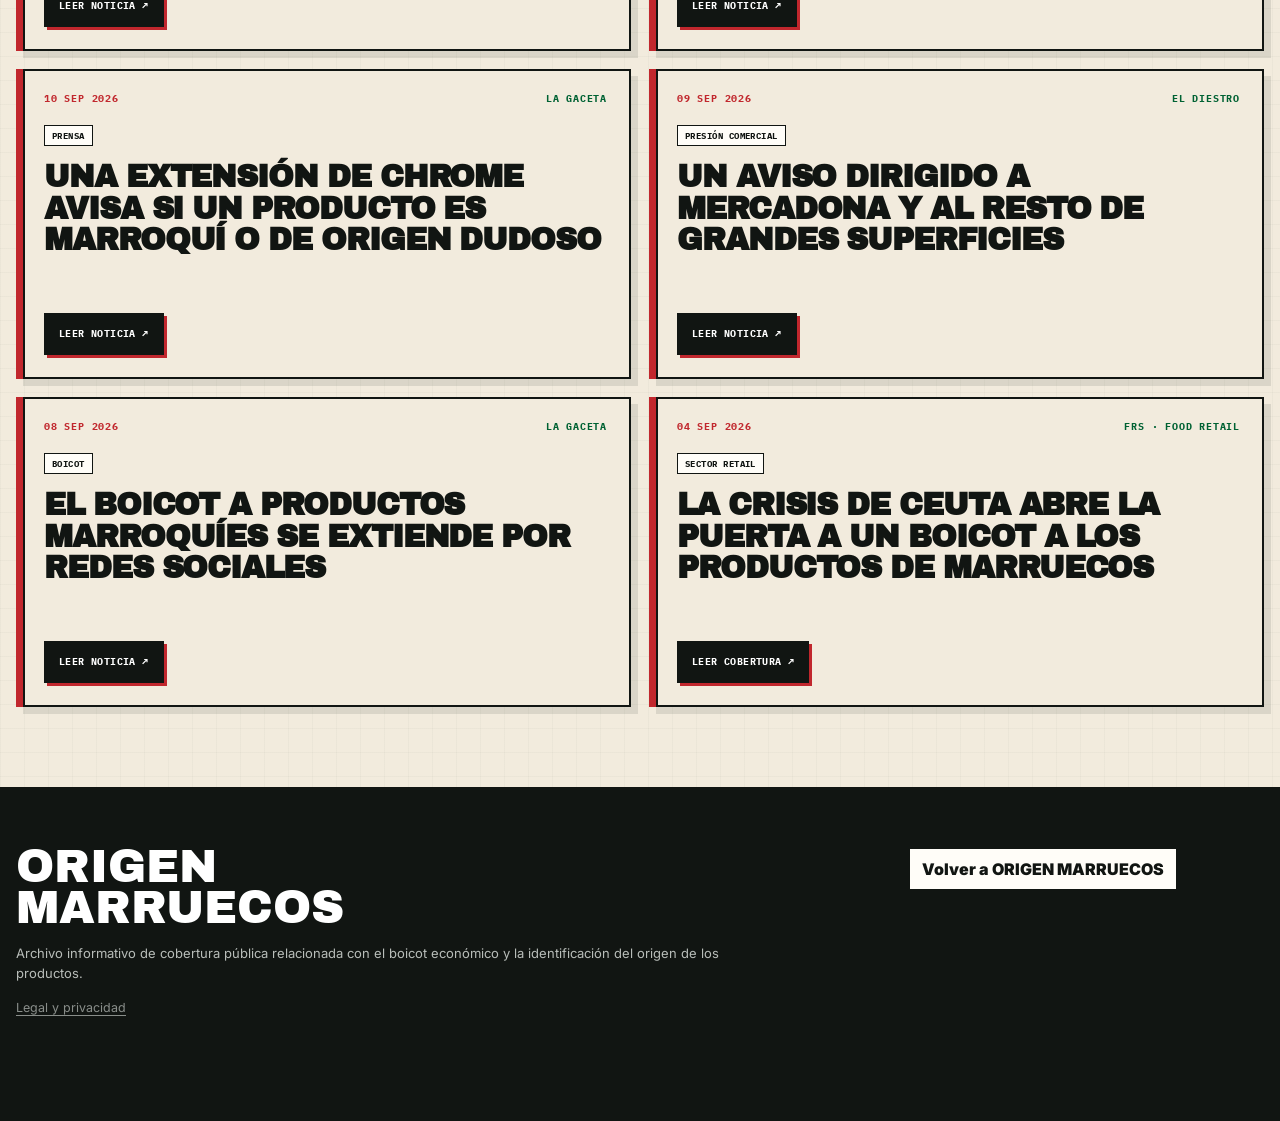
<file: reacciones.html>
<!doctype html>
<html lang="es">
<head>
<meta charset="utf-8">
<meta name="viewport" content="width=device-width, initial-scale=1">
<meta name="theme-color" content="#C1272D">
<meta name="robots" content="index,follow,max-image-preview:large">
<title>REACCIONES · ORIGEN MARRUECOS</title>
<meta name="description" content="Archivo cronológico de noticias, herramientas y reacciones públicas relacionadas con el boicot a productos de origen marroquí.">
<link rel="canonical" href="https://origenmarruecos.github.io/reacciones.html"><link rel="icon" href="/favicon.ico"><link rel="icon" href="/favicon-32.png" sizes="96x96" type="image/png"><link rel="apple-touch-icon" href="/apple-touch-icon.png" sizes="180x180">
<meta property="og:type" content="website"><meta property="og:site_name" content="ORIGEN MARRUECOS"><meta property="og:title" content="REACCIONES · ORIGEN MARRUECOS"><meta property="og:description" content="Cobertura cronológica del boicot a productos marroquíes y de las herramientas que han surgido a su alrededor."><meta property="og:url" content="https://origenmarruecos.github.io/reacciones.html"><meta property="og:image" content="https://origenmarruecos.github.io/assets/social/origen-marruecos-whatsapp-final.jpg"><meta name="twitter:card" content="summary_large_image">
<link rel="stylesheet" href="styles-1.css"><link rel="stylesheet" href="styles-2.css"><link rel="stylesheet" href="reacciones.css?v=1"><script data-goatcounter="https://origenmarruecos.goatcounter.com/count" async src="//gc.zgo.at/count.js"></script>
</head>
<body class="reactions-page">
<div class="marquee" aria-hidden="true"><div class="marquee-track"><span>BOICOT ECONÓMICO <b>◆</b> CONSUMO INFORMADO <b>◆</b> REACCIONES EN MEDIOS <b>◆</b> COMPRUEBA EL ORIGEN <b>◆</b></span><span>BOICOT ECONÓMICO <b>◆</b> CONSUMO INFORMADO <b>◆</b> REACCIONES EN MEDIOS <b>◆</b> COMPRUEBA EL ORIGEN <b>◆</b></span></div></div>
<nav class="nav"><div class="nav-inner"><a class="logo" href="index.html#inicio"><span class="logo-mark">★</span> ORIGEN MARRUECOS</a><div class="nav-links"><a href="index.html#escaner">01 Escáner</a><a href="index.html#supermercados">02 Supermercados</a><a href="index.html#productos">03 Productos</a><a href="manifiesto.html">04 Manifiesto</a><a href="reacciones.html">05 Reacciones</a></div><div class="nav-actions"><a class="plain-btn" href="index.html" style="text-decoration:none">Volver</a></div></div></nav>
<header class="reactions-page-hero"><div class="reactions-page-hero-inner"><div class="section-kicker">05 / Reacciones</div><h1>El boicot<br>en los medios.</h1><p>Archivo cronológico de noticias y piezas publicadas sobre el boicot a productos marroquíes, la identificación de su origen y las herramientas ciudadanas que han surgido alrededor de esta campaña de consumo.</p></div></header>
<main class="section"><div class="reactions-page-toolbar"><a class="reactions-page-back" href="index.html#reacciones">← Volver a la portada</a><span class="reactions-page-count">36 piezas archivadas · actualización 22/11/2026</span></div><div class="reactions-grid">
<article class="reaction-card"><div class="reaction-meta"><span class="reaction-date">18 NOV 2026</span><span class="reaction-source">COOPERATIVAS AGRO-ALIMENTARIAS DE ESPAÑA</span></div><span class="reaction-tag">Reacción sectorial</span><h3>Las cooperativas defienden la retirada temporal del aceite español y aclaran que España no puede prohibir unilateralmente las importaciones de Marruecos; reclaman trazabilidad y reciprocidad</h3><a class="reaction-link" href="https://www.agro-alimentarias.coop/posts/cooperativas-agro-alimentarias-de-espana-reafirma-su-defensa-de-la-retirada-obligatoria-del-aceite-de-oliva-que-ya-frena-la-caida-de-precios" target="_blank" rel="noopener noreferrer">Leer comunicado ↗</a></article>
<article class="reaction-card"><div class="reaction-meta"><span class="reaction-date">12 NOV 2026</span><span class="reaction-source">AGENCIA EFE · EUROEFE</span></div><span class="reaction-tag">Campaña sectorial europea</span><h3>Productores de tomate de cinco países lanzan «We Tomato Europe» para exigir transparencia del origen y condiciones comerciales equitativas frente a Marruecos</h3><a class="reaction-link" href="https://efe.com/euro-efe/2026-11-12/el-tomate-europeo-lanza-la-campana-we-tomato-europe-para-defenderse-frente-al-marroqui/" target="_blank" rel="noopener noreferrer">Leer noticia ↗</a></article>
<article class="reaction-card"><div class="reaction-meta"><span class="reaction-date">12 NOV 2026</span><span class="reaction-source">MINISTERIO DE INDUSTRIA Y COMERCIO · MARRUECOS</span></div><span class="reaction-tag">Investigación comercial</span><h3>Marruecos abre una investigación antidumping sobre las salsas de tomate españolas a petición de sus productores; todavía no se ha acreditado competencia desleal</h3><a class="reaction-link" href="https://mcinet.gov.ma/fr/content/avis-public-ndeg-ddc132026-relatif-louverture-dune-enquete-antidumping-sur-les-importations" target="_blank" rel="noopener noreferrer">Leer aviso oficial ↗</a></article>
<article class="reaction-card featured"><div class="reaction-meta"><span class="reaction-date">06 NOV 2026</span><span class="reaction-source">ECONOMÍA DIGITAL · VALENCIA</span></div><span class="reaction-tag">Reacción institucional</span><h3>La Generalitat Valenciana critica la entrada de aceite marroquí frente a la retirada obligatoria del 12 % de la producción española</h3><a class="reaction-link" href="https://www.economiadigital.es/valencia/agricultura/generalitat-censura-sanchez-permita-aceite-marruecos-entrar-control-inmovilice-espanol.html" target="_blank" rel="noopener noreferrer">Leer noticia ↗</a></article>
<article class="reaction-card"><div class="reaction-meta"><span class="reaction-date">05 NOV 2026</span><span class="reaction-source">DIARIO JAÉN</span></div><span class="reaction-tag">Iniciativa parlamentaria</span><h3>VOX anuncia la tramitación urgente de un debate europeo sobre las importaciones marroquíes de productos del olivar, previsto para enero de 2027</h3><a class="reaction-link" href="https://www.diariojaen.es/jaen/vox-logra-un-debate-urgente-en-el-parlamento-europeo-sobre-la-competencia-desleal-de-marruecos-al-olivar-espanol-LP11698939" target="_blank" rel="noopener noreferrer">Leer noticia ↗</a></article>

<article class="reaction-card"><div class="reaction-meta"><span class="reaction-date">03 NOV 2026</span><span class="reaction-source">EUROPA PRESS</span></div><span class="reaction-tag">Reacción sectorial</span><h3>El sector español del ajo pide a la UE que actúe ante las licencias de importación impuestas por Marruecos</h3><a class="reaction-link" href="https://www.europapress.es/epagro/union-europea/noticia-sector-ajo-pide-actuacion-urgente-ue-restricciones-marruecos-apertura-reino-unido-20261103172507.html" target="_blank" rel="noopener noreferrer">Leer noticia ↗</a></article>
<article class="reaction-card"><div class="reaction-meta"><span class="reaction-date">28 OCT 2026</span><span class="reaction-source">EUROPA PRESS</span></div><span class="reaction-tag">Movilización aplazada</span><h3>ASAJA, COAG y Unión de Uniones aplazan la tractorada contra la competencia de importaciones y el acuerdo con Marruecos tras el accidente ferroviario de Toledo</h3><a class="reaction-link" href="https://www.europapress.es/economia/noticia-organizaciones-agrarias-suspenden-tractorada-madrid-accidente-trenes-minutos-silencio-20261028114251.html" target="_blank" rel="noopener noreferrer">Leer noticia ↗</a></article>
<article class="reaction-card"><div class="reaction-meta"><span class="reaction-date">28 OCT 2026</span><span class="reaction-source">AS</span></div><span class="reaction-tag">Control sanitario</span><h3>España registra tres incidencias sanitarias en productos pesqueros de Marruecos, dos de ellas con rechazo en frontera</h3><a class="reaction-link" href="https://as.com/actualidad/sociedad/espana-frena-en-la-frontera-tres-partidas-de-productos-pesqueros-de-marruecos-en-nueve-dias-anisakis-salmonela-y-problemas-de-conservacion-f202610-n/" target="_blank" rel="noopener noreferrer">Leer noticia ↗</a></article>
<article class="reaction-card"><div class="reaction-meta"><span class="reaction-date">26 OCT 2026</span><span class="reaction-source">EL ESPAÑOL</span></div><span class="reaction-tag">Reportaje sectorial</span><h3>COAG, FEPEX y ASAJA alertan de la competencia marroquí en el tomate y su expansión hacia los frutos rojos</h3><a class="reaction-link" href="https://www.elespanol.com/reportajes/20261026/guerra-gana-marruecos-espana-tomate-fresa-sahara-gracias-ue-pedro-sanchez/1003744432433_0.html" target="_blank" rel="noopener noreferrer">Leer noticia ↗</a></article>
<article class="reaction-card"><div class="reaction-meta"><span class="reaction-date">26 OCT 2026</span><span class="reaction-source">EL DEBATE</span></div><span class="reaction-tag">Acuerdo comercial</span><h3>El Debate recoge que el acuerdo UE-Marruecos puede seguir aplicándose provisionalmente sin plazo de ratificación</h3><a class="reaction-link" href="https://www.eldebate.com/campo-y-caza/20261026/ue-puede-mantener-sine-die-aplicacion-provisional-acuerdo-marruecos-pasar-parlamento_473623.html" target="_blank" rel="noopener noreferrer">Leer noticia ↗</a></article>
<article class="reaction-card"><div class="reaction-meta"><span class="reaction-date">20 OCT 2026</span><span class="reaction-source">EUROPA PRESS · ANDALUCÍA</span></div><span class="reaction-tag">Respuesta institucional</span><h3>La Junta de Andalucía cuestiona el etiquetado de tomates del Sáhara Occidental como marroquíes y reclama controles</h3><a class="reaction-link" href="https://www.europapress.es/andalucia/noticia-andalucia-lamenta-espana-sea-tibio-marruecos-asegura-sector-agrario-siente-desamparado-20261020113857.html" target="_blank" rel="noopener noreferrer">Leer noticia ↗</a></article>
<article class="reaction-card"><div class="reaction-meta"><span class="reaction-date">15 OCT 2026</span><span class="reaction-source">FEPEX</span></div><span class="reaction-tag">Reacción sectorial</span><h3>FEPEX pide al Parlamento Europeo que no ratifique la ampliación del acuerdo comercial UE-Marruecos al Sáhara Occidental</h3><a class="reaction-link" href="https://www.fepex.es/noticias/detalle/marruecos-lidera-importaciones-espanolas-frutas-hortalizas-crece-peso-proveedores-comunitarios" target="_blank" rel="noopener noreferrer">Leer comunicado ↗</a></article>
<article class="reaction-card"><div class="reaction-meta"><span class="reaction-date">14 OCT 2026</span><span class="reaction-source">VERIFICA RTVE</span></div><span class="reaction-tag">Verificación</span><h3>VerificaRTVE contrasta cifras de tomate español y marroquí, aranceles y controles de importación</h3><a class="reaction-link" href="https://www.rtve.es/noticias/20261014/tomate-marroqui-vs-tomate-espanol-cifras-aranceles-controles/17266200.shtml" target="_blank" rel="noopener noreferrer">Leer verificación ↗</a></article>
<article class="reaction-card"><div class="reaction-meta"><span class="reaction-date">09 OCT 2026</span><span class="reaction-source">COAG · ASAJA · UNIÓN DE UNIONES</span></div><span class="reaction-tag">Movilización agraria</span><h3>ASAJA, COAG y Unión de Uniones convocan una tractorada e incluyen el rechazo al acuerdo comercial con Marruecos entre sus reivindicaciones</h3><a class="reaction-link" href="https://coag-cyl.org/noticias/coag-asaja-y-la-union-convocan-una-gran-tractorada-en-madrid-el-28-de-octubre-por-un-campo-con-futuro/" target="_blank" rel="noopener noreferrer">Leer comunicado ↗</a></article>
<article class="reaction-card"><div class="reaction-meta"><span class="reaction-date">05 OCT 2026</span><span class="reaction-source">LA BANDERA</span></div><span class="reaction-tag">Lanzamiento en Android</span><h3>Patriorigen llega a Google Play como aplicación Android para consultar el origen declarado de los productos</h3><a class="reaction-link" href="https://labandera.es/patriorigen-disponible-google-play-android/" target="_blank" rel="noopener noreferrer">Leer noticia ↗</a></article>
<article class="reaction-card"><div class="reaction-meta"><span class="reaction-date">25 SEP 2026</span><span class="reaction-source">MALDITA.ES</span></div><span class="reaction-tag">Investigación</span><h3>Maldita cuestiona la fiabilidad de Patriorigen y detecta una web imitadora que solicita donaciones</h3><a class="reaction-link" href="https://maldita.es/investigaciones/20260925/patriorigen-la-herramienta-que-busca-boicotear-la-produccion-marroqui-sus-resultados-no-son-fiables-y-hay-una-web-que-la-imita-pidiendo-donaciones-para-ceuta/" target="_blank" rel="noopener noreferrer">Leer investigación ↗</a></article>
<article class="reaction-card"><div class="reaction-meta"><span class="reaction-date">22 SEP 2026</span><span class="reaction-source">EL DEBATE</span></div><span class="reaction-tag">Respuesta sectorial marroquí</span><h3>Productores marroquíes responden a COAG y rechazan las críticas españolas a sus exportaciones agrícolas</h3><a class="reaction-link" href="https://www.eldebate.com/campo-y-caza/20260922/ofensiva-marruecos-desacreditar-agricultores-espanoles-trabajan-politizar-asunto_461096_amp.html" target="_blank" rel="noopener noreferrer">Leer noticia ↗</a></article>
<article class="reaction-card"><div class="reaction-meta"><span class="reaction-date">19 SEP 2026</span><span class="reaction-source">LE360 AFRIQUE</span></div><span class="reaction-tag">Prensa marroquí</span><h3>Le360 analiza el boicot español como una protesta política con posibles efectos sobre la competencia agrícola</h3><a class="reaction-link" href="https://es.le360.ma/internacional/boicot-a-los-productos-marroquies-una-protesta-politica-o-una-nueva-batalla-por-el-mercado-espanol_2EJBKOY45VFOPKN2MR4SRO2I4Q/" target="_blank" rel="noopener noreferrer">Leer análisis ↗</a></article>
<article class="reaction-card"><div class="reaction-meta"><span class="reaction-date">17 SEP 2026</span><span class="reaction-source">LA GACETA</span></div><span class="reaction-tag">Reacción desde Marruecos</span><h3>Perfiles marroquíes reactivan el boicot a productos españoles y piden no viajar a España</h3><a class="reaction-link" href="https://gaceta.es/espana/perfiles-marroquies-reactivan-el-boicot-a-los-productos-espanoles-y-piden-no-viajar-a-espana-tras-la-invasion-de-ceuta-20260917-0510/" target="_blank" rel="noopener noreferrer">Leer noticia ↗</a></article>
<article class="reaction-card"><div class="reaction-meta"><span class="reaction-date">16 SEP 2026</span><span class="reaction-source">MADRIDACTUAL</span></div><span class="reaction-tag">Presión comercial</span><h3>Hazte Oír pide a las grandes cadenas que prioricen producto español y reduzcan las compras de frutas y hortalizas marroquíes</h3><a class="reaction-link" href="https://www.madridactual.es/nacional/economia-espana/hazte-oir-lanza-campana-para-que-supermercados-prioricen-productos-espanoles-sobre-marroquies-20260916-8119099.html" target="_blank" rel="noopener noreferrer">Leer noticia ↗</a></article>
<article class="reaction-card"><div class="reaction-meta"><span class="reaction-date">16 SEP 2026</span><span class="reaction-source">VINETUR</span></div><span class="reaction-tag">Impacto</span><h3>Vinetur recoge la expansión de Patriorigen, que supera los 225.000 usuarios según sus responsables</h3><a class="reaction-link" href="https://www.vinetur.com/20260916107193/la-web-viral-que-te-dice-si-un-producto-procede-de-marruecos-con-solo-escanear-su-codigo-de-barras.html" target="_blank" rel="noopener noreferrer">Leer noticia ↗</a></article>
<article class="reaction-card"><div class="reaction-meta"><span class="reaction-date">16 SEP 2026</span><span class="reaction-source">ANTENA 3 · ESPEJO PÚBLICO</span></div><span class="reaction-tag">Televisión</span><h3>Espejo Público lleva el boicot a la televisión nacional y muestra una aplicación para identificar productos</h3><a class="reaction-link" href="https://www.antena3.com/programas/espejo-publico/noticias/boicot-espanol-productos-turismo-marroqui-medida-presion-que-aprenda-respetar-espana_202609166aaa26a7e428ed29214090a0.html" target="_blank" rel="noopener noreferrer">Leer noticia ↗</a></article>
<article class="reaction-card"><div class="reaction-meta"><span class="reaction-date">15 SEP 2026</span><span class="reaction-source">LA BANDERA</span></div><span class="reaction-tag">Reacción sectorial</span><h3>La Bandera recoge peticiones de protección del sector agrícola marroquí mientras Patriorigen supera los 203.000 usuarios</h3><a class="reaction-link" href="https://labandera.es/agricultores-marroquies-sanchez-patriorigen-203000-usuarios/" target="_blank" rel="noopener noreferrer">Leer noticia ↗</a></article>
<article class="reaction-card"><div class="reaction-meta"><span class="reaction-date">14 SEP 2026</span><span class="reaction-source">EFE VERIFICA</span></div><span class="reaction-tag">Verificación</span><h3>EFE Verifica recuerda que el prefijo 611 no demuestra por sí solo el país de origen de un producto</h3><a class="reaction-link" href="https://verifica.efe.com/prefijos-codigo-barras-producto-origen-marroqui/" target="_blank" rel="noopener noreferrer">Leer verificación ↗</a></article>
<article class="reaction-card"><div class="reaction-meta"><span class="reaction-date">14 SEP 2026</span><span class="reaction-source">MEDITERRÁNEO DIGITAL</span></div><span class="reaction-tag">Impacto</span><h3>Patriorigen supera los 100.000 usuarios en 48 horas, según los datos difundidos por sus responsables</h3><a class="reaction-link" href="https://www.mediterraneodigital.com/gente-y-tv/patriorigen" target="_blank" rel="noopener noreferrer">Leer noticia ↗</a></article>
<article class="reaction-card"><div class="reaction-meta"><span class="reaction-date">14 SEP 2026</span><span class="reaction-source">MALDITA.ES</span></div><span class="reaction-tag">Verificación abierta</span><h3>Maldita abre un caso sobre las afirmaciones que circulan acerca de Patriorigen</h3><a class="reaction-link" href="https://maldita.es/buloteca/claim/la-nueva-aplicacion-de-movil-patriorigen-sirve-para-saber-si-un-producto-es-marroqui-cuando-vas-a-la-compra" target="_blank" rel="noopener noreferrer">Ver caso abierto ↗</a></article>
<article class="reaction-card"><div class="reaction-meta"><span class="reaction-date">13 SEP 2026</span><span class="reaction-source">ALERTA SIETE</span></div><span class="reaction-tag">Impacto</span><h3>Patriorigen supera los 50.000 usuarios en menos de 24 horas</h3><a class="reaction-link" href="https://alertasiete.com/2026/09/13/la-nueva-app-patriorigen-para-detectar-productos-marroquies-en-los-supermercados-supera-los-50-000-usuarios-en-menos-de-24-horas/" target="_blank" rel="noopener noreferrer">Leer noticia ↗</a></article>
<article class="reaction-card"><div class="reaction-meta"><span class="reaction-date">12 SEP 2026</span><span class="reaction-source">LA BANDERA</span></div><span class="reaction-tag">Nueva herramienta</span><h3>Nace Patriorigen para distinguir productos nacionales e importados de Marruecos</h3><a class="reaction-link" href="https://labandera.es/nace-patriorigen-herramienta-digital-para-identificar-productos-nacionales-frente-a-los-importados-de-marruecos/" target="_blank" rel="noopener noreferrer">Leer noticia ↗</a></article>
<article class="reaction-card"><div class="reaction-meta"><span class="reaction-date">11 SEP 2026</span><span class="reaction-source">LA GACETA</span></div><span class="reaction-tag">Nueva herramienta</span><h3>Desarrollan NoMa para identificar productos de origen marroquí en el supermercado</h3><a class="reaction-link" href="https://gaceta.es/espana/desarrollan-una-app-llamada-noma-para-identificar-en-los-supermercados-productos-de-origen-marroqui-al-escanear-el-codigo-de-barras-20260911-0946/amp/" target="_blank" rel="noopener noreferrer">Leer noticia ↗</a></article>
<article class="reaction-card"><div class="reaction-meta"><span class="reaction-date">11 SEP 2026</span><span class="reaction-source">EL DIESTRO</span></div><span class="reaction-tag">Nueva herramienta</span><h3>«Mercadona sí. Marruecos no»: Mercabien llega a los medios</h3><a class="reaction-link" href="https://eldiestro.info/2026/09/mercadona-si-marruecos-no-la-aplicacion-para-identificar-productos-marroquies-en-el-supermercado/" target="_blank" rel="noopener noreferrer">Leer noticia ↗</a></article>
<article class="reaction-card"><div class="reaction-meta"><span class="reaction-date">10 SEP 2026</span><span class="reaction-source">LA BANDERA</span></div><span class="reaction-tag">Nueva herramienta</span><h3>Una app prepara el escaneo de productos directamente desde el móvil</h3><a class="reaction-link" href="https://labandera.es/crean-una-app-que-escanea-productos-con-el-movil-y-avisa-si-detecta-origen-marroqui/" target="_blank" rel="noopener noreferrer">Leer noticia ↗</a></article>
<article class="reaction-card"><div class="reaction-meta"><span class="reaction-date">10 SEP 2026</span><span class="reaction-source">LA BANDERA</span></div><span class="reaction-tag">Prensa</span><h3>Mercabien identifica productos marroquíes en la tienda online de Mercadona</h3><a class="reaction-link" href="https://labandera.es/mercadona-si-marruecos-no-crean-una-extension-para-detectar-productos-de-origen-marroqui/" target="_blank" rel="noopener noreferrer">Leer noticia ↗</a></article>
<article class="reaction-card"><div class="reaction-meta"><span class="reaction-date">10 SEP 2026</span><span class="reaction-source">LA GACETA</span></div><span class="reaction-tag">Prensa</span><h3>Una extensión de Chrome avisa si un producto es marroquí o de origen dudoso</h3><a class="reaction-link" href="https://gaceta.es/espana/montan-una-extension-en-google-chrome-que-avisa-cuando-un-producto-de-supermercado-es-marroqui-o-sospechoso-de-serlo-20260910-1515/" target="_blank" rel="noopener noreferrer">Leer noticia ↗</a></article>
<article class="reaction-card"><div class="reaction-meta"><span class="reaction-date">09 SEP 2026</span><span class="reaction-source">EL DIESTRO</span></div><span class="reaction-tag">Presión comercial</span><h3>Un aviso dirigido a Mercadona y al resto de grandes superficies</h3><a class="reaction-link" href="https://eldiestro.info/2026/09/aviso-a-mercadona-y-al-resto-de-grandes-superficies-que-operan-en-espana/" target="_blank" rel="noopener noreferrer">Leer noticia ↗</a></article>
<article class="reaction-card"><div class="reaction-meta"><span class="reaction-date">08 SEP 2026</span><span class="reaction-source">LA GACETA</span></div><span class="reaction-tag">Boicot</span><h3>El boicot a productos marroquíes se extiende por redes sociales</h3><a class="reaction-link" href="https://gaceta.es/espana/la-invasion-de-ceuta-provoca-el-boicot-de-los-productos-marroquies-espanoles-llaman-a-no-comprar-los-que-empiezan-por-611-20260908-1027/" target="_blank" rel="noopener noreferrer">Leer noticia ↗</a></article>
<article class="reaction-card"><div class="reaction-meta"><span class="reaction-date">04 SEP 2026</span><span class="reaction-source">FRS · FOOD RETAIL</span></div><span class="reaction-tag">Sector retail</span><h3>La crisis de Ceuta abre la puerta a un boicot a los productos de Marruecos</h3><a class="reaction-link" href="https://www.foodretail.es/newsletter/boletin.php?i=1001809" target="_blank" rel="noopener noreferrer">Leer cobertura ↗</a></article>
</div></main>
<footer class="footer"><div class="footer-inner"><div><div class="footer-brand">ORIGEN<br>MARRUECOS</div><p>Archivo informativo de cobertura pública relacionada con el boicot económico y la identificación del origen de los productos.</p><p style="margin-top:14px;font-size:.78rem;opacity:.72"><a href="legal-privacidad.html" style="color:inherit;text-decoration:underline;text-underline-offset:3px">Legal y privacidad</a></p></div><div><a class="plain-btn" href="index.html" style="display:inline-block;text-decoration:none">Volver a ORIGEN MARRUECOS</a></div></div></footer>
</body></html>
</file>
<file: styles-1.css>
@import url('https://fonts.googleapis.com/css2?family=Archivo+Black&family=IBM+Plex+Mono:wght@400;500;600&family=Inter:wght@400;500;600;700;800;900&display=swap');

:root{
  --red:#C1272D;
  --red-dark:#8E1720;
  --green:#006233;
  --green-light:#0a7a46;
  --ink:#111512;
  --bone:#F2EBDD;
  --paper:#FFFDF8;
  --muted:#706d65;
  --line:#CFC7B8;
  --yellow:#F2C94C;
  --white:#fff;
  --shadow:0 18px 0 rgba(17,21,18,.09);
}
*{box-sizing:border-box}
html{scroll-behavior:smooth}
body{
  margin:0;
  background:
    linear-gradient(rgba(17,21,18,.028) 1px,transparent 1px),
    linear-gradient(90deg,rgba(17,21,18,.028) 1px,transparent 1px),
    var(--bone);
  background-size:24px 24px;
  color:var(--ink);
  font-family:Inter,system-ui,-apple-system,"Segoe UI",sans-serif;
}
button,input,select{font:inherit}
button{cursor:pointer}
a{color:inherit}
::selection{background:var(--green);color:white}
.no-scroll{overflow:hidden}

.marquee{
  overflow:hidden;background:var(--red);color:white;border-bottom:2px solid var(--ink);
  font:700 12px/1 "IBM Plex Mono",monospace;letter-spacing:.09em;text-transform:uppercase;
}
.marquee-track{
  display:flex;width:max-content;gap:44px;padding:11px 0;
  animation:marquee 26s linear infinite;
}
.marquee-track span{white-space:nowrap}
.marquee-track b{color:#b8ffc9}
@keyframes marquee{to{transform:translateX(-50%)}}

.nav{
  position:sticky;top:0;z-index:50;background:rgba(242,235,221,.94);
  backdrop-filter:blur(14px);border-bottom:2px solid var(--ink);
}
.nav-inner{
  width:min(1320px,calc(100% - 32px));margin:auto;min-height:64px;
  display:flex;align-items:center;justify-content:space-between;gap:22px;
}
.logo{
  display:flex;align-items:center;gap:10px;text-decoration:none;font-weight:950;
  letter-spacing:-.04em;font-size:20px;
}
.logo-mark{
  width:30px;height:30px;background:var(--red);display:grid;place-items:center;
  color:var(--green);font-size:19px;border:2px solid var(--ink);transform:rotate(-4deg);
}
.nav-links{display:flex;gap:22px;align-items:center}
.nav-links a{font:600 11px "IBM Plex Mono",monospace;text-transform:uppercase;text-decoration:none;letter-spacing:.08em}
.nav-links a:hover{text-decoration:underline}
.nav-actions{display:flex;gap:8px}
.icon-btn,.plain-btn{
  border:2px solid var(--ink);background:var(--paper);color:var(--ink);
  padding:10px 12px;font-weight:900;box-shadow:3px 3px 0 var(--ink);
  transition:.15s transform,.15s box-shadow;
}
.icon-btn:hover,.plain-btn:hover{transform:translate(2px,2px);box-shadow:1px 1px 0 var(--ink)}
.icon-btn.dark{background:var(--ink);color:white}

.hero{
  min-height:720px;border-bottom:2px solid var(--ink);position:relative;overflow:hidden;
}
.hero-grid{
  width:min(1320px,calc(100% - 32px));margin:auto;
  display:grid;grid-template-columns:1.16fr .84fr;min-height:720px;
}
.hero-copy{
  padding:74px 44px 60px 0;display:flex;flex-direction:column;justify-content:center;
  border-right:2px solid var(--ink);
}
.eyebrow{
  display:inline-flex;align-self:flex-start;align-items:center;gap:10px;
  font:700 11px "IBM Plex Mono",monospace;letter-spacing:.1em;text-transform:uppercase;
  border:2px solid var(--ink);padding:8px 10px;background:var(--paper);box-shadow:4px 4px 0 var(--green);
}
.eyebrow::before{content:"";width:9px;height:9px;border-radius:50%;background:var(--red)}
h1{
  margin:25px 0 0;font-family:"Archivo Black",Impact,sans-serif;
  font-size:clamp(66px,8.2vw,126px);line-height:.78;letter-spacing:-.075em;text-transform:uppercase;
}
h1 .stroke{
  color:transparent;-webkit-text-stroke:2px var(--ink);text-stroke:2px var(--ink);
  display:block;
}
h1 .solid{display:block;color:var(--red)}
.hero-lead{
  max-width:720px;font-size:18px;line-height:1.6;margin:32px 0 0;font-weight:600;
}
.hero-lead strong{color:var(--red)}
.hero-cta{display:flex;gap:11px;flex-wrap:wrap;margin-top:28px}
.cta{
  border:2px solid var(--ink);padding:14px 18px;text-decoration:none;font-weight:900;
  text-transform:uppercase;letter-spacing:.02em;background:var(--red);color:white;box-shadow:5px 5px 0 var(--ink);
}
.cta.secondary{background:var(--paper);color:var(--ink)}
.cta svg{width:18px;height:18px;flex:0 0 auto}
.hero-note{
  margin-top:34px;font:500 11px/1.55 "IBM Plex Mono",monospace;color:var(--muted);
  max-width:660px;text-transform:uppercase;
}
.hero-art{
  background:var(--red);position:relative;display:flex;align-items:center;justify-content:center;
  min-height:720px;isolation:isolate;
}
.hero-art::before,.hero-art::after{
  content:"";position:absolute;inset:9% 9%;border:2px solid rgba(255,255,255,.55);z-index:-1;
}
.hero-art::after{inset:14% 14%;border-color:rgba(0,98,51,.7);transform:rotate(3deg)}
.star{
  font-size:clamp(180px,30vw,420px);line-height:.7;color:var(--green);
  filter:drop-shadow(10px 10px 0 rgba(17,21,18,.22));transform:rotate(-8deg);
}
.stamp{
  position:absolute;right:8%;top:10%;width:128px;height:128px;border:4px solid var(--ink);
  border-radius:50%;display:grid;place-items:center;text-align:center;transform:rotate(11deg);
  font:900 13px/1.1 "IBM Plex Mono",monospace;text-transform:uppercase;background:var(--bone);
}
.stamp b{display:block;color:var(--red);font-size:26px}
.hero-barcode{
  position:absolute;bottom:24px;left:26px;right:26px;height:72px;
  background:repeating-linear-gradient(90deg,var(--ink) 0 2px,transparent 2px 5px,var(--ink) 5px 10px,transparent 10px 13px);
  opacity:.92;
}
.hero-barcode::after{
  content:"CONSUMO INFORMADO / ORIGEN VERIFICADO / BOICOT ECONÓMICO";
  position:absolute;left:0;bottom:-22px;color:var(--ink);background:var(--bone);
  font:700 9px "IBM Plex Mono",monospace;letter-spacing:.08em;padding:3px 6px;
}

.local-zone{
  border-top:2px solid var(--ink);
  border-bottom:2px solid var(--ink);
  background:linear-gradient(105deg,var(--red) 0 54%,var(--green) 54% 100%);
  color:white;
}
.local-zone-inner{
  width:min(1320px,calc(100% - 32px));margin:auto;
  display:grid;grid-template-columns:1fr minmax(360px,620px);
  gap:36px;align-items:center;padding:30px 0;
}
.local-copy .local-kicker{
  display:block;font:800 10px "IBM Plex Mono",monospace;letter-spacing:.16em;text-transform:uppercase;
  opacity:.78;margin-bottom:8px
}
.local-copy h2{
  margin:0;font-family:"Archivo Black",sans-serif;font-size:clamp(32px,4.6vw,62px);
  line-height:.9;letter-spacing:-.055em;text-transform:uppercase
}
.local-copy p{margin:11px 0 0;max-width:640px;line-height:1.5;color:rgba(255,255,255,.86)}
.local-form{
  background:var(--bone);color:var(--ink);border:2px solid var(--ink);
  box-shadow:8px 8px 0 rgba(0,0,0,.22);padding:14px;
  display:grid;grid-template-columns:1fr auto;gap:10px
}
.local-input-wrap label{
  display:block;font:800 9px "IBM Plex Mono",monospace;text-transform:uppercase;letter-spacing:.12em;
  color:#666;margin:0 0 5px
}
.local-input{
  width:100%;font:900 28px/1 "IBM Plex Mono",monospace;letter-spacing:.15em;
  border:0;border-bottom:2px solid var(--ink);padding:7px 2px 9px;outline:none;background:transparent
}
.local-submit{
  align-self:end;border:2px solid var(--ink);background:var(--ink);color:white;padding:13px 16px;
  font:800 11px "IBM Plex Mono",monospace;cursor:pointer;text-transform:uppercase;letter-spacing:.04em
}
.local-submit:hover{background:var(--red);border-color:var(--red)}
.local-options{
  grid-column:1/-1;display:flex;justify-content:space-between;gap:12px;align-items:center;flex-wrap:wrap;
  border-top:1px solid #d4ccbd;padding-top:10px;margin-top:2px
}
.local-toggle{display:flex;align-items:center;gap:8px;font-size:12px;font-weight:800;cursor:pointer}
.local-toggle input{accent-color:var(--green);width:17px;height:17px}
.local-reset{border:0;background:none;text-decoration:underline;font-weight:800;font-size:12px;cursor:pointer;color:#555}
.local-status{
  grid-column:1/-1;padding:9px 10px;background:#f3eee3;border:1px solid #d2c8b6;
  font:600 11px/1.45 "IBM Plex Mono",monospace
}
.local-status strong{color:var(--green)}
.location-chip{
  display:inline-flex;align-items:center;gap:5px;margin-top:10px;padding:5px 8px;border:1px solid #d8d0c2;
  background:#f8f5ed;font:800 9px "IBM Plex Mono",monospace;text-transform:uppercase;letter-spacing:.05em
}
.location-chip.exact{background:#e7f4ed;border-color:#add1bd;color:#006233}
.location-chip.unknown{color:#6b675f}
.cp-active{
  display:none;align-items:center;gap:7px;padding:7px 10px;border:1px solid var(--ink);background:var(--green);
  color:#fff;font:800 10px "IBM Plex Mono",monospace;letter-spacing:.05em
}
.cp-active.show{display:inline-flex}
@media(max-width:820px){
  .local-zone-inner{grid-template-columns:1fr;gap:18px}
  .local-form{grid-template-columns:1fr}
  .local-submit{width:100%}
}

.stats{
  background:var(--ink);color:white;border-bottom:2px solid var(--ink);
}
.stats-inner{
  width:min(1320px,calc(100% - 32px));margin:auto;display:grid;grid-template-columns:repeat(4,1fr);
}
.stat{padding:26px 22px;border-right:1px solid #4a4e4b}
.stat:last-child{border-right:0}
.stat b{display:block;font-family:"Archivo Black",sans-serif;font-size:42px;letter-spacing:-.05em;color:var(--bone)}
.stat span{font:600 10px "IBM Plex Mono",monospace;text-transform:uppercase;letter-spacing:.08em;color:#b9c0bb}

.section{
  width:min(1320px,calc(100% - 32px));margin:auto;padding:80px 0;
}
.section-head{
  display:grid;grid-template-columns:.7fr 1.3fr;gap:40px;align-items:end;margin-bottom:34px;
}
.section-kicker{
  font:700 11px "IBM Plex Mono",monospace;text-transform:uppercase;letter-spacing:.1em;color:var(--green)
}
h2{
  margin:6px 0 0;font-family:"Archivo Black",sans-serif;font-size:clamp(42px,6vw,76px);
  line-height:.91;letter-spacing:-.055em;text-transform:uppercase;
}
.section-copy{font-size:16px;line-height:1.65;color:#3f433f;max-width:720px;margin:0 0 2px}

.chain-grid{
  display:grid;grid-template-columns:repeat(6,1fr);border:2px solid var(--ink);background:var(--ink);gap:2px;
}
.chain-card{
  min-height:185px;background:var(--paper);border:0;padding:20px 14px;display:flex;flex-direction:column;
  align-items:center;justify-content:space-between;transition:.18s transform,.18s background;
  position:relative;overflow:hidden;
}
.chain-card:hover,.chain-card.active{background:#fff5f2;transform:translateY(-5px)}
.chain-card.active::after{
  content:"FILTRO ACTIVO";position:absolute;top:10px;right:-30px;background:var(--green);color:white;
  padding:5px 35px;transform:rotate(35deg);font:800 8px "IBM Plex Mono",monospace;letter-spacing:.08em;
}
</file>
<file: styles-2.css>
.chain-logo{
  height:72px;width:100%;display:flex;align-items:center;justify-content:center;padding:8px;
}
.chain-logo img{max-width:100%;max-height:58px;object-fit:contain;filter:saturate(.95)}
.logo-fallback{display:none;font-weight:950;font-size:20px;letter-spacing:-.04em}
.chain-name{font-weight:900}
.chain-count{font:600 10px "IBM Plex Mono",monospace;text-transform:uppercase;color:var(--muted)}

.products-zone{
  border-top:2px solid var(--ink);border-bottom:2px solid var(--ink);background:rgba(255,253,248,.5);
}
.products-zone .section{padding-top:62px}
.toolbelt{
  display:grid;grid-template-columns:minmax(250px,2fr) repeat(3,minmax(145px,1fr)) auto;gap:8px;
  background:var(--ink);padding:10px;position:sticky;top:64px;z-index:35;
  border:2px solid var(--ink);box-shadow:0 8px 0 rgba(17,21,18,.12);
}
.toolbelt input,.toolbelt select{
  border:0;background:var(--paper);min-height:48px;padding:0 14px;color:var(--ink);outline:none;font-weight:700;
}
.toolbelt input:focus,.toolbelt select:focus{box-shadow:inset 0 0 0 3px var(--green)}
.view-buttons{display:flex;gap:6px}
.view-buttons button{min-width:48px;border:0;background:var(--bone);font-weight:950}
.view-buttons button.active{background:var(--green);color:white}

.quick-row{display:flex;gap:8px;flex-wrap:wrap;margin:16px 0 26px}
.quick{
  border:1.5px solid var(--ink);background:transparent;padding:8px 11px;
  font:700 10px "IBM Plex Mono",monospace;text-transform:uppercase;
}
.quick:hover,.quick.active{background:var(--ink);color:white}

.product-grid{display:grid;grid-template-columns:repeat(3,1fr);gap:18px}
.product-grid.compact{grid-template-columns:repeat(2,1fr);gap:10px}
.product-card{
  background:var(--paper);border:2px solid var(--ink);min-height:390px;padding:0;position:relative;
  display:flex;flex-direction:column;box-shadow:7px 7px 0 rgba(17,21,18,.08);
  transition:.17s transform,.17s box-shadow;overflow:hidden;
}
.product-card:hover{transform:translate(-2px,-3px);box-shadow:10px 10px 0 rgba(0,98,51,.22)}
.product-grid.compact .product-card{min-height:220px}
.product-grid.compact .product-note,.product-grid.compact .evidence-box{display:none}
.product-grid.compact .product-body{padding-bottom:14px}
.card-index{
  position:absolute;right:14px;top:13px;font:900 11px "IBM Plex Mono",monospace;color:var(--muted);z-index:3
}
.product-top{
  min-height:74px;border-bottom:2px solid var(--ink);display:flex;align-items:center;gap:12px;padding:12px 48px 12px 14px;
  background:#f6f0e5;
}
.mini-logo{
  width:48px;height:48px;background:white;border:1px solid var(--line);display:grid;place-items:center;padding:6px;flex:0 0 auto
}
.mini-logo img{max-width:100%;max-height:34px;object-fit:contain}
.mini-logo .logo-fallback{font-size:11px;text-align:center}
.chain-meta b{display:block;font-size:13px}
.chain-meta span{font:600 9px "IBM Plex Mono",monospace;text-transform:uppercase;color:var(--muted)}
.product-body{padding:20px;display:flex;flex-direction:column;flex:1}
.status-line{display:flex;justify-content:space-between;gap:8px;align-items:start}
.status{
  display:inline-flex;align-items:center;gap:7px;padding:6px 8px;border:1.5px solid currentColor;
  font:800 9px "IBM Plex Mono",monospace;text-transform:uppercase;letter-spacing:.04em;
}
.status::before{content:"";width:7px;height:7px;border-radius:50%;background:currentColor}
.status.confirmed{color:var(--red)}
.status.processed{color:var(--green)}
.status.variable{color:#88610d}
.status.conflict{color:#9a4a0c}
.status.watch{color:#5b6470}
.save{
  border:0;background:none;font-size:20px;line-height:1;padding:2px;color:#7d7b75;
}
.save.saved{color:var(--red)}
.product-card h3{
  font-family:"Archivo Black",sans-serif;font-size:25px;line-height:1.02;letter-spacing:-.035em;
  margin:17px 0 7px;text-transform:uppercase;
}
.brandline{font:600 10px "IBM Plex Mono",monospace;color:var(--muted);text-transform:uppercase}
.evidence-box{
  margin-top:18px;border-left:5px solid var(--red);background:#f6efe5;padding:13px 14px;
  font-size:13px;line-height:1.45;font-weight:800;
}
.product-note{font-size:13px;line-height:1.55;color:#53564f;margin:15px 0}
.card-actions{
  display:grid;grid-template-columns:1fr auto;gap:8px;margin-top:auto;padding-top:15px;border-top:1px solid var(--line)
}
.card-actions button,.card-actions a{
  min-height:42px;border:1.5px solid var(--ink);background:var(--paper);font-weight:900;text-decoration:none;
  display:grid;place-items:center;padding:0 11px;font-size:11px;text-transform:uppercase;
}
.card-actions .details{background:var(--ink);color:white}
.empty{
  grid-column:1/-1;border:2px dashed var(--ink);padding:70px 20px;text-align:center;
  font-family:"Archivo Black",sans-serif;font-size:26px;background:var(--paper)
}

.manifesto{
  display:grid;grid-template-columns:1fr 1fr;border:2px solid var(--ink);margin-top:16px;
}
.manifesto-left{background:var(--green);color:white;padding:46px;border-right:2px solid var(--ink)}
.manifesto-right{background:var(--paper);padding:46px}
.manifesto h3{font-family:"Archivo Black",sans-serif;font-size:38px;line-height:.95;text-transform:uppercase;margin:0 0 18px}
.manifesto p,.manifesto li{line-height:1.65}
.manifesto ol{padding-left:22px}
.manifesto .big-no{font-family:"Archivo Black";font-size:110px;line-height:.8;color:#9be7ba}

.footer{
  background:var(--ink);color:white;padding:58px 0 90px;border-top:2px solid var(--ink)
}
.footer-inner{width:min(1320px,calc(100% - 32px));margin:auto;display:grid;grid-template-columns:1.4fr .6fr;gap:60px}
.footer-brand{font-family:"Archivo Black";font-size:46px;line-height:.9;text-transform:uppercase}
.footer p{color:#b8bdb9;max-width:720px;line-height:1.6;font-size:13px}
.footer small{font:500 10px "IBM Plex Mono",monospace;color:#868b87;text-transform:uppercase}

.saved-dock{
  position:fixed;left:50%;bottom:18px;transform:translateX(-50%);z-index:60;
  background:var(--green);color:white;border:2px solid var(--ink);box-shadow:5px 5px 0 var(--ink);
  padding:10px 12px 10px 16px;display:none;align-items:center;gap:14px;
}
.saved-dock.show{display:flex}
.saved-dock b{font:800 11px "IBM Plex Mono",monospace;text-transform:uppercase}
.saved-dock button{border:0;background:white;font-weight:900;padding:9px 12px}

dialog{
  width:min(760px,calc(100% - 30px));max-height:88vh;border:2px solid var(--ink);padding:0;background:var(--paper);
  box-shadow:14px 14px 0 var(--green);color:var(--ink)
}
dialog::backdrop{background:rgba(17,21,18,.72);backdrop-filter:blur(4px)}
.modal-head{background:var(--red);color:white;padding:18px 20px;border-bottom:2px solid var(--ink);display:flex;justify-content:space-between;gap:20px;align-items:center}
.modal-head strong{font-family:"Archivo Black";font-size:20px;text-transform:uppercase}
.modal-close{border:2px solid var(--ink);background:var(--bone);width:38px;height:38px;font-weight:950}
.modal-body{padding:26px}
.modal-body h3{font-family:"Archivo Black";font-size:38px;line-height:1;margin:10px 0 16px;text-transform:uppercase}
.modal-grid{display:grid;grid-template-columns:1fr 1fr;gap:14px}
.modal-cell{border:1.5px solid var(--ink);padding:14px}
.modal-cell span{display:block;font:700 9px "IBM Plex Mono",monospace;text-transform:uppercase;color:var(--muted);margin-bottom:7px}
.modal-cell b{font-size:14px}
.modal-note{margin:16px 0;line-height:1.6}
.modal-actions{display:flex;gap:8px;flex-wrap:wrap}
.modal-actions a,.modal-actions button{border:2px solid var(--ink);padding:11px 13px;text-decoration:none;font-weight:900;background:white}
.modal-actions .primary{background:var(--green);color:white}

.toast{
  position:fixed;right:18px;bottom:18px;z-index:90;background:var(--ink);color:white;border:2px solid var(--bone);
  padding:12px 15px;transform:translateY(120px);opacity:0;transition:.2s;max-width:350px;font-size:12px
}
.toast.show{transform:translateY(0);opacity:1}

html,body{max-width:100%;overflow-x:clip}
.nav-inner,.hero-grid,.hero-copy,.hero-art,.section,.stats-inner,.footer-inner{min-width:0}
img,svg,video,canvas{max-width:100%}

@media(max-width:1100px){
  .hero-grid{grid-template-columns:1fr 420px}
  .chain-grid{grid-template-columns:repeat(3,1fr)}
  .product-grid{grid-template-columns:repeat(2,1fr)}
  .toolbelt{grid-template-columns:2fr 1fr 1fr}
  .toolbelt #category,.view-buttons{display:none}
}
@media(max-width:780px){
  .nav-links{display:none}
  .hero-grid{display:block}
  .hero-copy{border-right:0;padding:50px 0}
  .hero-art{min-height:470px;border-top:2px solid var(--ink)}
  h1{
    font-size:clamp(48px,12.5vw,82px);
    line-height:.84;
    letter-spacing:-.05em;
    max-width:100%;
    overflow-wrap:normal;
    word-break:normal;
  }
  h1 .stroke,h1 .solid{white-space:nowrap;word-break:normal;overflow-wrap:normal}
  .eyebrow{max-width:100%;line-height:1.35;flex-wrap:wrap}
  .stats-inner{grid-template-columns:1fr 1fr}
  .stat:nth-child(2){border-right:0}
  .stat:nth-child(-n+2){border-bottom:1px solid #4a4e4b}
  .section{padding:58px 0}
  .section-head{grid-template-columns:1fr;gap:18px}
  .chain-grid{grid-template-columns:repeat(2,1fr)}
  .product-grid,.product-grid.compact{grid-template-columns:1fr}
  .toolbelt{position:static;grid-template-columns:1fr}
  .toolbelt select{display:block!important}
  .manifesto{grid-template-columns:1fr}
  .manifesto-left{border-right:0;border-bottom:2px solid var(--ink)}
  .footer-inner{grid-template-columns:1fr}
}
@media(max-width:480px){
  .nav-inner{width:min(100% - 20px,1320px);gap:10px}
  .section,.hero-grid,.stats-inner,.footer-inner{width:min(100% - 20px,1320px)}
  .logo{min-width:0;font-size:clamp(13px,4.1vw,16px);white-space:nowrap;gap:8px}
  .logo-mark{width:28px;height:28px;flex:0 0 28px}
  .nav-actions{flex:0 0 auto}
  .nav-actions .plain-btn{display:none}
  .icon-btn{padding:9px 10px}
  .hero-copy{padding-top:38px}
  .hero-lead{font-size:16px}
  h1{
    margin-top:22px;
    font-size:clamp(40px,12.8vw,62px);
    line-height:.88;
    letter-spacing:-.045em;
  }
  .hero-cta{display:grid;grid-template-columns:1fr;align-items:start}
  .cta{width:100%;min-width:0;display:flex;justify-content:center;align-items:center;gap:10px;text-align:center}
  .hero-note{overflow-wrap:break-word}
  .chain-card{min-height:150px}
  .manifesto-left,.manifesto-right{padding:28px}
  .modal-grid{grid-template-columns:1fr}
}
@media(max-width:360px){
  .nav-inner{width:calc(100% - 16px)}
  .section,.hero-grid,.stats-inner,.footer-inner{width:calc(100% - 16px)}
  .logo{font-size:12px;letter-spacing:-.045em}
  .logo-mark{width:26px;height:26px;flex-basis:26px;font-size:16px}
  h1{font-size:clamp(36px,12.2vw,44px)}
  .eyebrow{font-size:10px;padding:7px 8px}
  .cta{padding-left:12px;padding-right:12px;font-size:14px}
}

/* Ocho superficies: composición 4x2 en escritorio/tablet, 2 columnas en móvil. */
.chain-grid{grid-template-columns:repeat(4,minmax(0,1fr))}
@media(max-width:780px){.chain-grid{grid-template-columns:repeat(2,minmax(0,1fr))}}
</file>
<file: reacciones.css>
.reactions-zone{
  border-top:2px solid var(--ink);
  border-bottom:2px solid var(--ink);
  background:var(--paper);
}
.reactions-zone .section{padding-top:74px;padding-bottom:74px}
.reactions-intro{max-width:760px}
.reactions-grid{
  display:grid;
  grid-template-columns:repeat(2,minmax(0,1fr));
  gap:18px;
  margin-top:32px;
}
.reaction-card{
  position:relative;
  min-height:310px;
  display:flex;
  flex-direction:column;
  background:var(--bone);
  border:2px solid var(--ink);
  box-shadow:7px 7px 0 rgba(17,21,18,.1);
  padding:22px;
}
.reaction-card::before{
  content:"";
  position:absolute;
  left:-2px;
  top:-2px;
  bottom:-2px;
  width:7px;
  background:var(--red);
  border-right:2px solid var(--ink);
}
.reaction-meta{
  display:flex;
  justify-content:space-between;
  gap:12px;
  align-items:flex-start;
  margin-left:4px;
}
.reaction-date,.reaction-source{
  font:800 10px/1.25 "IBM Plex Mono",monospace;
  text-transform:uppercase;
  letter-spacing:.08em;
}
.reaction-date{color:var(--red)}
.reaction-source{text-align:right;color:var(--green)}
.reaction-tag{
  display:inline-flex;
  align-self:flex-start;
  margin:20px 0 0 4px;
  border:1.5px solid var(--ink);
  background:var(--paper);
  padding:5px 7px;
  font:800 9px/1 "IBM Plex Mono",monospace;
  text-transform:uppercase;
  letter-spacing:.05em;
}
.reaction-card h3{
  margin:15px 0 10px 4px;
  font-family:"Archivo Black",Impact,sans-serif;
  font-size:clamp(22px,2.4vw,32px);
  line-height:1.02;
  letter-spacing:-.035em;
  text-transform:uppercase;
}
.reaction-card p{
  margin:0 0 20px 4px;
  color:#4d514c;
  font-size:13px;
  line-height:1.55;
}
.reaction-link{
  display:inline-flex;
  align-items:center;
  justify-content:center;
  align-self:flex-start;
  margin:auto 0 0 4px;
  min-height:42px;
  border:2px solid var(--ink);
  background:var(--ink);
  color:white;
  padding:10px 13px;
  text-decoration:none;
  font:900 10px/1 "IBM Plex Mono",monospace;
  text-transform:uppercase;
  letter-spacing:.04em;
  box-shadow:3px 3px 0 var(--red);
}
.reaction-link:hover{transform:translate(2px,2px);box-shadow:1px 1px 0 var(--red)}
.reactions-more{
  display:flex;
  justify-content:center;
  margin-top:34px;
}
.reactions-more .cta{background:var(--green)}

.reactions-page{
  min-height:100vh;
  background:
    linear-gradient(rgba(17,21,18,.028) 1px,transparent 1px),
    linear-gradient(90deg,rgba(17,21,18,.028) 1px,transparent 1px),
    var(--bone);
  background-size:24px 24px;
}
.reactions-page-hero{
  border-bottom:2px solid var(--ink);
  background:var(--red);
  color:white;
}
.reactions-page-hero-inner{
  width:min(1320px,calc(100% - 32px));
  margin:auto;
  padding:68px 0 58px;
}
.reactions-page-hero .section-kicker{color:#b8ffc9}
.reactions-page-hero h1{
  max-width:980px;
  margin:10px 0 18px;
  font-family:"Archivo Black",Impact,sans-serif;
  font-size:clamp(56px,9vw,118px);
  line-height:.82;
  letter-spacing:-.065em;
  text-transform:uppercase;
}
.reactions-page-hero p{
  max-width:760px;
  margin:0;
  font-size:17px;
  line-height:1.6;
  font-weight:650;
}
.reactions-page-toolbar{
  display:flex;
  justify-content:space-between;
  gap:14px;
  align-items:center;
  flex-wrap:wrap;
  margin:0 0 28px;
}
.reactions-page-count{
  font:800 10px/1 "IBM Plex Mono",monospace;
  text-transform:uppercase;
  letter-spacing:.08em;
  color:var(--muted);
}
.reactions-page-back{
  display:inline-flex;
  border:2px solid var(--ink);
  background:var(--paper);
  color:var(--ink);
  padding:10px 13px;
  text-decoration:none;
  font-weight:900;
  box-shadow:3px 3px 0 var(--ink);
}
.reactions-page .reactions-grid{margin-top:0}
.reaction-card.featured{background:#f7d9d9}
.reaction-card.featured::before{background:var(--green)}

@media(max-width:900px){
  .reactions-grid{grid-template-columns:1fr}
  .reaction-card{min-height:0}
}
@media(max-width:780px){
  .reactions-zone .section{padding-top:58px;padding-bottom:58px}
  .reactions-page-hero-inner{padding:48px 0 42px}
}
@media(max-width:480px){
  .reaction-card{padding:18px 16px 18px 18px}
  .reaction-card h3{font-size:24px}
  .reaction-meta{display:grid;grid-template-columns:1fr;gap:4px}
  .reaction-source{text-align:left}
  .reactions-page-hero-inner{width:min(100% - 20px,1320px)}
  .reactions-page-hero h1{font-size:clamp(46px,16vw,70px)}
}
</file>
